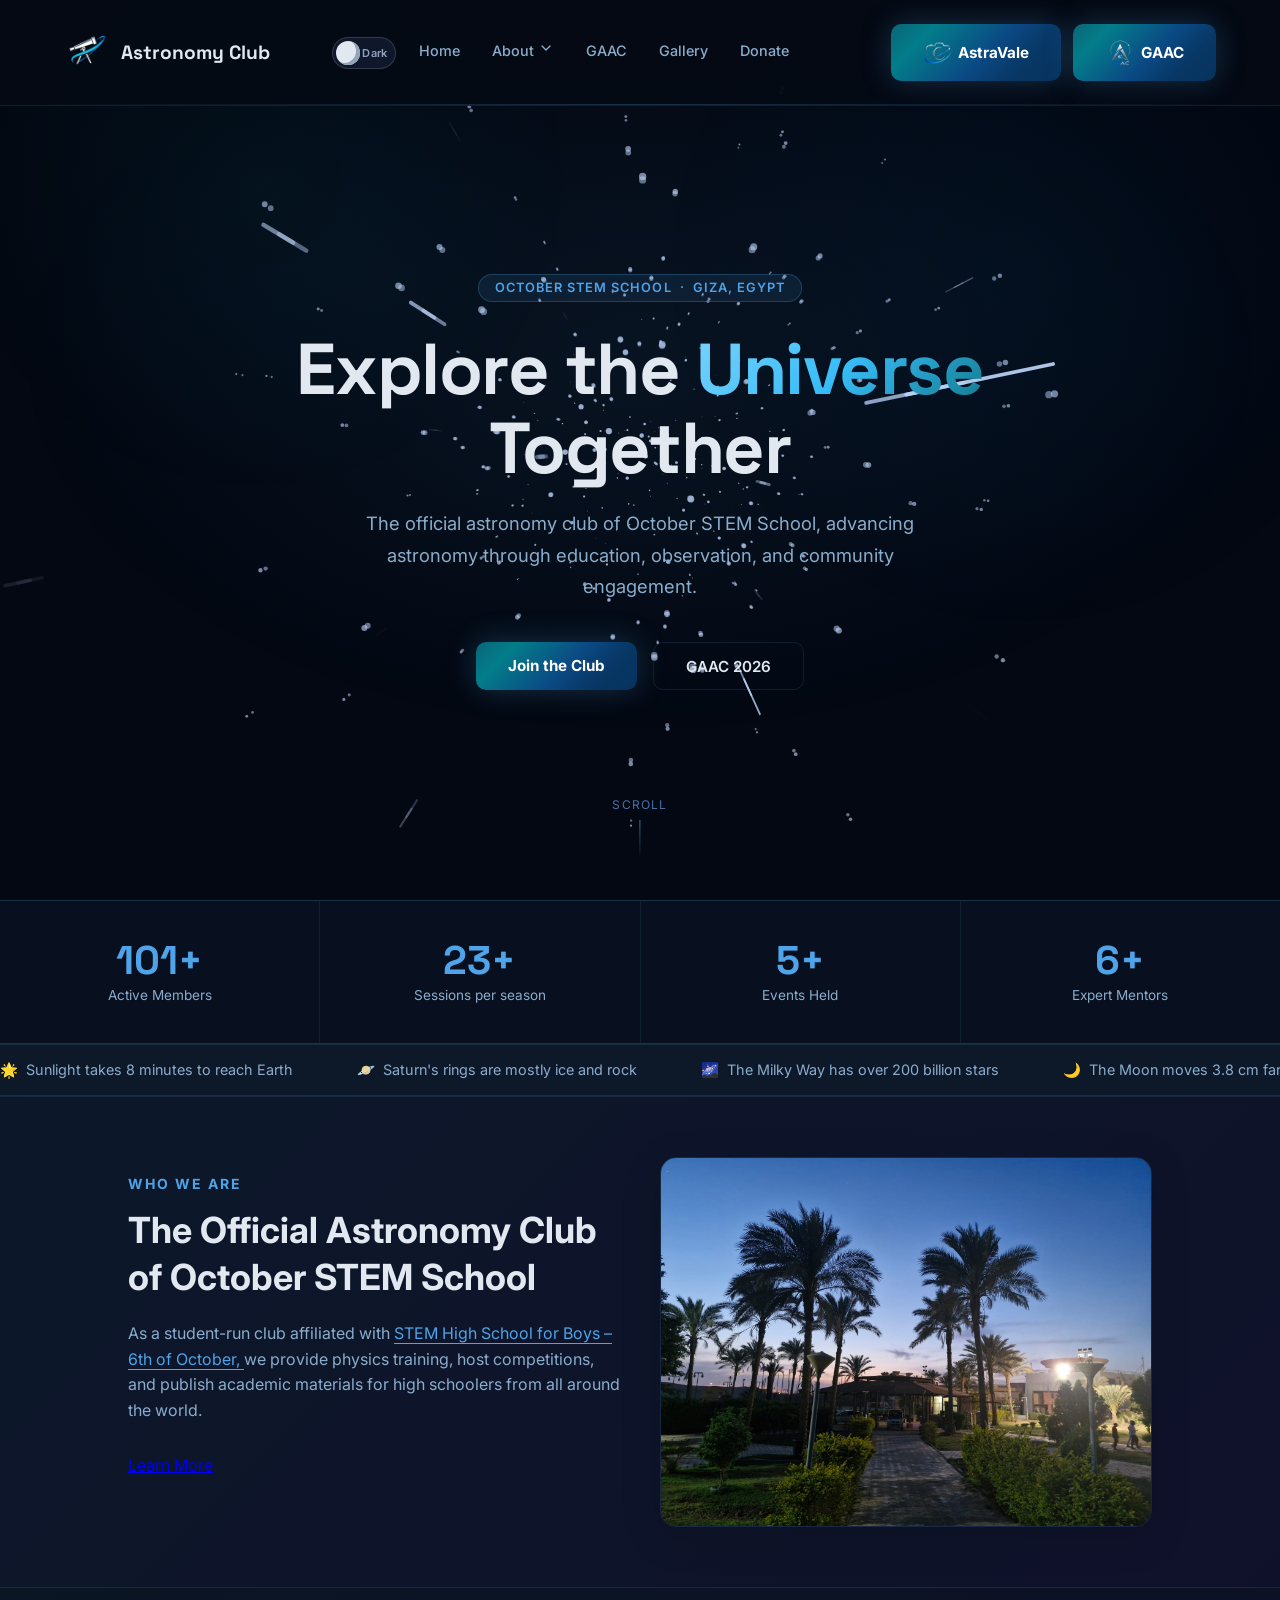
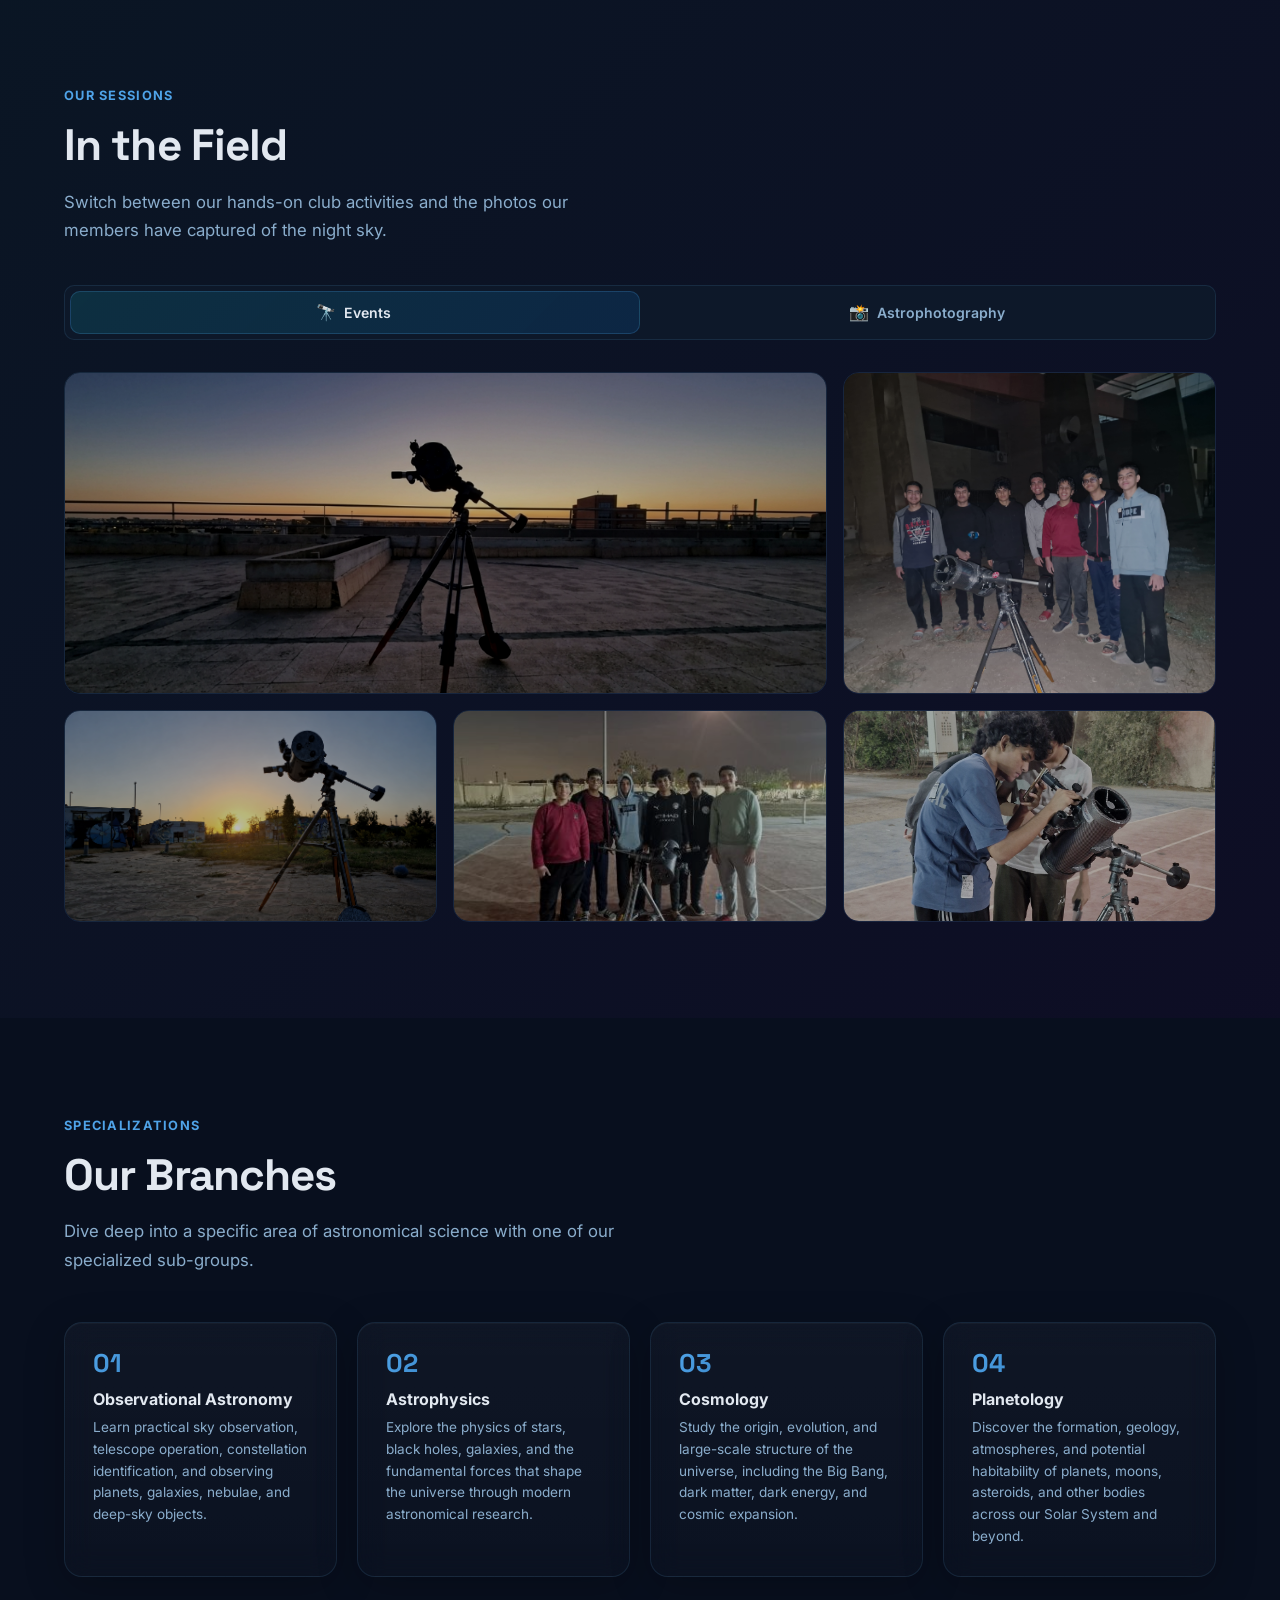
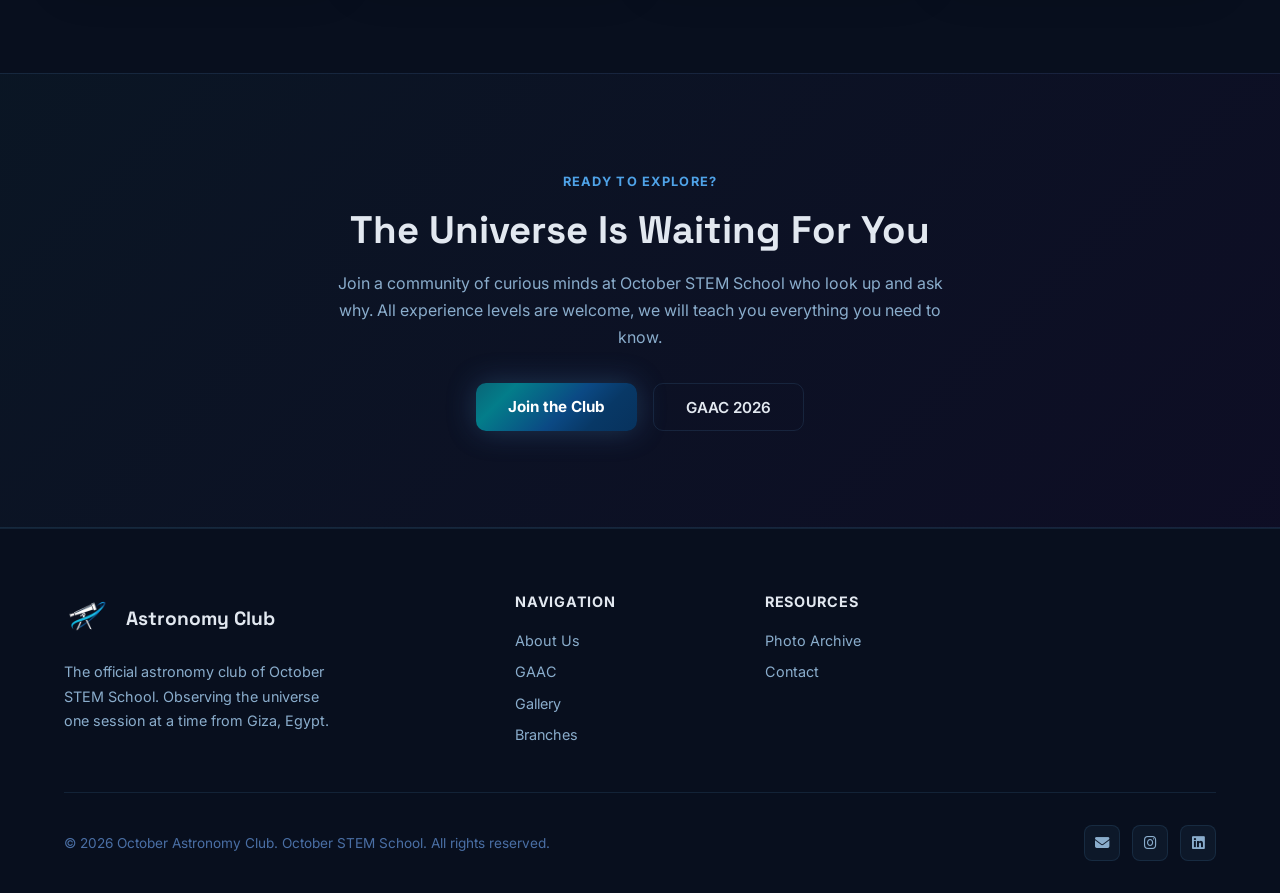
<file: index.html>
<!doctype html>
<html lang="en">
  <head>
    <meta charset="UTF-8" />
    <meta name="viewport" content="width=device-width, initial-scale=1.0" />
    <meta
      name="description"
      content="OCT Astronomy Club – October STEM School"
    />
    <meta property="og:type" content="website" />
    <meta property="og:title" content="OCT Astronomy Club" />
    <meta property="og:description" content="The official astronomy club of October STEM School, advancing astronomy through education, observation, and community engagement." />
    <meta property="og:image" content="https://raw.githubusercontent.com/youse7abib/astro-club/main/images/Club%20Logo%20Black%20BG.png" />
    <meta property="og:image:width" content="1200" />
    <meta property="og:image:height" content="630" />
    <meta name="twitter:card" content="summary_large_image" />
    <meta name="twitter:title" content="OCT Astronomy Club" />
    <meta name="twitter:description" content="The official astronomy club of October STEM School, advancing astronomy through education, observation, and community engagement." />
    <meta name="twitter:image" content="https://raw.githubusercontent.com/youse7abib/astro-club/main/images/Club%20Logo%20Black%20BG.png" />
    <title>OCT Astronomy Club – Home</title>
    <link rel="icon" type="image/png" href="favicon.png" />
    <link rel="preconnect" href="https://fonts.googleapis.com" />
    <link rel="preconnect" href="https://fonts.gstatic.com" crossorigin />
    <link
      href="https://fonts.googleapis.com/css2?family=Inter:wght@300;400;500;600;700;800;900&family=Space+Grotesk:wght@400;500;600;700&display=swap"
      rel="stylesheet"
    />
    <link
      rel="stylesheet"
      href="https://cdnjs.cloudflare.com/ajax/libs/font-awesome/6.7.2/css/all.min.css"
    />
    <link rel="stylesheet" href="css/style.css" />
    <script src="js/theme.js"></script>
    <style>
      #loading-overlay {
        position: fixed;
        inset: 0;
        z-index: 99999;
        background: #050a14;
        display: flex;
        flex-direction: column;
        align-items: center;
        justify-content: center;
        transition: opacity 0.5s cubic-bezier(0.4, 0, 0.2, 1), visibility 0.5s;
      }
      #loading-overlay.fade-out {
        opacity: 0;
        visibility: hidden;
      }
      #loading-overlay .loader-ring {
        position: relative;
        width: 120px;
        height: 120px;
        display: flex;
        align-items: center;
        justify-content: center;
      }
      #loading-overlay .loader-ring::before,
      #loading-overlay .loader-ring::after {
        content: "";
        position: absolute;
        border-radius: 50%;
        border: 2px solid transparent;
      }
      #loading-overlay .loader-ring::before {
        inset: -8px;
        border-top-color: rgba(79,163,232,0.6);
        border-right-color: rgba(79,163,232,0.15);
        animation: ringRotate 1.4s cubic-bezier(0.5, 0, 0.5, 1) infinite;
      }
      #loading-overlay .loader-ring::after {
        inset: -18px;
        border-bottom-color: rgba(124,58,237,0.4);
        border-left-color: rgba(124,58,237,0.08);
        animation: ringRotateReverse 1.8s cubic-bezier(0.5, 0, 0.5, 1) infinite;
      }
      @keyframes ringRotate {
        from { transform: rotate(0deg); }
        to { transform: rotate(360deg); }
      }
      @keyframes ringRotateReverse {
        from { transform: rotate(0deg); }
        to { transform: rotate(-360deg); }
      }
      #loading-overlay .loader-logo {
        width: 64px;
        height: 64px;
        animation: logoPulse 2s ease-in-out infinite;
        filter: drop-shadow(0 0 20px rgba(79,163,232,0.45));
      }
      @keyframes logoPulse {
        0%, 100% { transform: scale(1); filter: drop-shadow(0 0 12px rgba(79,163,232,0.3)); }
        50% { transform: scale(1.08); filter: drop-shadow(0 0 28px rgba(79,163,232,0.6)); }
      }
      #loading-overlay .loader-text {
        margin-top: 1.8rem;
        font-family: "Space Grotesk", sans-serif;
        font-size: 0.7rem;
        font-weight: 600;
        color: rgba(200,220,255,0.5);
        letter-spacing: 0.3em;
        text-transform: uppercase;
        animation: textFade 2s ease-in-out infinite;
      }
      @keyframes textFade {
        0%, 100% { opacity: 0.4; }
        50% { opacity: 1; }
      }
      #loading-overlay .loader-dots {
        display: flex;
        gap: 6px;
        margin-top: 1rem;
      }
      #loading-overlay .loader-dots span {
        width: 5px;
        height: 5px;
        border-radius: 50%;
        background: rgba(79,163,232,0.6);
        animation: dotBounce 1.2s ease-in-out infinite;
      }
      #loading-overlay .loader-dots span:nth-child(2) { animation-delay: 0.15s; }
      #loading-overlay .loader-dots span:nth-child(3) { animation-delay: 0.3s; }
      @keyframes dotBounce {
        0%, 80%, 100% { transform: scale(0.6); opacity: 0.3; }
        40% { transform: scale(1.2); opacity: 1; }
      }
      #loading-overlay .star-field {
        position: absolute;
        inset: 0;
        overflow: hidden;
        pointer-events: none;
      }
      #loading-overlay .star-field i {
        position: absolute;
        width: 2px;
        height: 2px;
        border-radius: 50%;
        background: rgba(200,220,255,0.7);
        animation: starTwinkle 2.5s ease-in-out infinite;
      }
      #loading-overlay .star-field i:nth-child(1) { top: 12%; left: 18%; animation-delay: 0s; }
      #loading-overlay .star-field i:nth-child(2) { top: 25%; left: 72%; animation-delay: 0.4s; width: 3px; height: 3px; }
      #loading-overlay .star-field i:nth-child(3) { top: 60%; left: 85%; animation-delay: 0.8s; }
      #loading-overlay .star-field i:nth-child(4) { top: 78%; left: 30%; animation-delay: 1.2s; width: 3px; height: 3px; }
      #loading-overlay .star-field i:nth-child(5) { top: 40%; left: 8%; animation-delay: 0.3s; }
      #loading-overlay .star-field i:nth-child(6) { top: 15%; left: 55%; animation-delay: 0.7s; width: 3px; height: 3px; }
      #loading-overlay .star-field i:nth-child(7) { top: 85%; left: 62%; animation-delay: 1.1s; }
      #loading-overlay .star-field i:nth-child(8) { top: 50%; left: 42%; animation-delay: 0.5s; width: 3px; height: 3px; }
      #loading-overlay .star-field i:nth-child(9) { top: 35%; left: 92%; animation-delay: 0.9s; }
      #loading-overlay .star-field i:nth-child(10) { top: 70%; left: 12%; animation-delay: 1.4s; width: 3px; height: 3px; }
      #loading-overlay .star-field i:nth-child(11) { top: 8%; left: 88%; animation-delay: 0.2s; }
      #loading-overlay .star-field i:nth-child(12) { top: 92%; left: 48%; animation-delay: 1.0s; }
      @keyframes starTwinkle {
        0%, 100% { opacity: 0.15; transform: scale(0.8); }
        50% { opacity: 1; transform: scale(1.3); }
      }
    </style>
  </head>
  <body>

    <div id="loading-overlay">
      <div class="star-field">
        <i></i><i></i><i></i><i></i><i></i><i></i><i></i><i></i><i></i><i></i><i></i><i></i>
      </div>
      <div class="loader-ring">
        <img class="loader-logo" src="images/Club_Logo_Black_BG-removebg-preview.png" alt="Loading" />
      </div>
      <div class="loader-text">Please wait</div>
      <div class="loader-dots">
        <span></span><span></span><span></span>
      </div>
    </div>

    <canvas id="stars-bg"></canvas>
    <canvas id="stars-bg-body"></canvas>

    <div id="navbar-placeholder"></div>

    <section class="hero">
      <div class="hero-content">
        <div class="hero-badge">
          October STEM School &nbsp;·&nbsp; Giza, Egypt
        </div>
        <h1>
          Explore the <span class="gradient">Universe</span><br />Together
        </h1>
        <p>
          The official astronomy club of October STEM School, 
          advancing astronomy through education, observation, and community engagement.
        </p>
        <div class="hero-btns">
          <a href="/join" class="btn-primary">Join the Club</a>
          <a href="https://gaac.stemastronomyclub.org/" class="btn-secondary" target="_blank">GAAC 2026</a>
        </div>
      </div>
      <div class="hero-scroll">Scroll</div>
    </section>

    <div class="stats">
      <div class="stat">
        <div class="stat-num" id="s1">0+</div>
        <div class="stat-label">Active Members</div>
      </div>
      <div class="stat">
        <div class="stat-num" id="s2">0+</div>
        <div class="stat-label">Sessions per season</div>
      </div>
      <div class="stat">
        <div class="stat-num" id="s3">0+</div>
        <div class="stat-label">Events Held</div>
      </div>
      <div class="stat">
        <div class="stat-num" id="s4">0+</div>
        <div class="stat-label">Expert Mentors</div>
      </div>
    </div>

    <div class="ticker-wrap">
      <div class="ticker-inner">
        <div class="ticker-item">
          <span>🌟</span>Sunlight takes 8 minutes to reach Earth
        </div>
        <div class="ticker-item">
          <span>🪐</span>Saturn's rings are mostly ice and rock
        </div>
        <div class="ticker-item">
          <span>🌌</span>The Milky Way has over 200 billion stars
        </div>
        <div class="ticker-item">
          <span>🌙</span>The Moon moves 3.8 cm farther away each year
        </div>
        <div class="ticker-item">
          <span>⭐</span>A neutron star can spin 600 times per second
        </div>
        <div class="ticker-item">
          <span>🔭</span>The observable universe spans 93 billion light-years
        </div>
        <div class="ticker-item">
          <span>☀️</span>The Sun is 99.86% of the solar system's mass
        </div>
        <div class="ticker-item">
          <span>🌟</span>Sunlight takes 8 minutes to reach Earth
        </div>
        <div class="ticker-item">
          <span>🪐</span>Saturn's rings are mostly ice and rock
        </div>
        <div class="ticker-item">
          <span>🌌</span>The Milky Way has over 200 billion stars
        </div>
        <div class="ticker-item">
          <span>🌙</span>The Moon moves 3.8 cm farther away each year
        </div>
        <div class="ticker-item">
          <span>⭐</span>A neutron star can spin 600 times per second
        </div>
        <div class="ticker-item">
          <span>🔭</span>The observable universe spans 93 billion light-years
        </div>
        <div class="ticker-item">
          <span>☀️</span>The Sun is 99.86% of the solar system's mass
        </div>
      </div>
    </div>

    <section class="octSchool">
      <div class="octSchoolAbout">
        <h4 style="color: var(--accent)">Who we are</h4>
        <h1>The Official Astronomy Club of October STEM School</h1>
        <p>
          As a student-run club affiliated with 
          <span><a href="https://stemegypt.net">STEM High School for Boys – 6th of October, </a></span>
          we provide physics training, host competitions, and publish academic materials for high schoolers from all around the world.
        </p>
        <p><a href="/about">Learn More</a></p>
      </div>
      <div class="octSchoolImg">
        <img src="images/octLogo2.jpeg" alt="October STEM School" loading="lazy" />
      </div>
    </section>

    <section id="gallery">
      <div style="max-width: 1200px; margin: 0 auto 2.5rem">
        <div class="section-tag">Our Sessions</div>
        <h2 class="section-title">In the Field</h2>
        <p class="section-subtitle">
          Switch between our hands-on club activities and the photos our members
          have captured of the night sky.
        </p>
      </div>

      <div class="gallery-tabs" style="max-width: 1200px; margin: 0 auto 2rem">
        <button class="gtab active" data-tab="workshops">
          <span class="gtab-icon">🔭</span> Events
        </button>
        <button class="gtab" data-tab="astrophoto">
          <span class="gtab-icon">📸</span> Astrophotography
        </button>
        <div class="gtab-indicator"></div>
      </div>

      <div class="gallery-viewport">
        <div class="gallery-panel active" id="panel-workshops">
          <div class="gallery-grid">
            <div class="gallery-item">
              <div class="g-img" style="background: linear-gradient(135deg, #0a1528, #111e33)">
                <img src="images/sunset-clean.png" alt="Ramadan Crescent Detection" loading="lazy" />
              </div>
              <div class="g-overlay"><span>🌙 Ramadan Crescent Detection</span></div>
            </div>
            <div class="gallery-item">
              <div class="g-img" style="background: linear-gradient(135deg, #111e33, #1a0a2e)">
                <img src="images/Field session.jpg" alt="Learning Telescope Mechanism" loading="lazy" />
              </div>
              <div class="g-overlay"><span>🔭 Learning Telescope Mechanism Session</span></div>
            </div>
            <div class="gallery-item">
              <div class="g-img" style="background: linear-gradient(135deg, #0a1528, #0d2044)">
                <img src="images/sunset2.png" alt="Rooftop Observation Session at Sunset" loading="lazy" />
              </div>
              <div class="g-overlay"><span>🌇 Sunset Observation</span></div>
            </div>
            <div class="gallery-item">
              <div class="g-img" style="background: linear-gradient(135deg, #111e33, #0a1528)">
                <img src="images/Astro session.jpg" alt="Club Members Night Session" loading="lazy" />
              </div>
              <div class="g-overlay"><span>🌕 Full Moon Observation Session</span></div>
            </div>
            <div class="gallery-item">
              <div class="g-img" style="background: linear-gradient(135deg, #1a0a2e, #0a1528)">
                <img src="images/stargazing.jpg" alt="Red Moon Observation" loading="lazy" />
              </div>
              <div class="g-overlay"><span>📍 Red Moon Observation Session</span></div>
            </div>
          </div>
        </div>

        <div class="gallery-panel" id="panel-astrophoto">
          <div class="gallery-grid astrophoto-grid">
            <div class="gallery-item">
              <div class="g-img" style="background: linear-gradient(135deg, #050a14, #0a1020)">
                <img src="images/moonSurface2.jpeg" alt="Lunar Surface" loading="lazy" />
              </div>
              <div class="g-overlay"><span>Lunar Surface</span></div>
            </div>
            <div class="gallery-item">
              <div class="g-img" style="background: linear-gradient(135deg, #08101e, #050a14)">
                <img src="images/MilkyWay.jpeg" alt="Milky Way Galaxy" loading="lazy" />
              </div>
              <div class="g-overlay"><span>Milky Way Galaxy</span></div>
            </div>
            <div class="gallery-item">
              <div class="g-img" style="background: linear-gradient(135deg, #050a14, #0d0820)">
                <img src="images/jupiter.jpeg" alt="Jupiter" loading="lazy" />
              </div>
              <div class="g-overlay"><span>Jupiter</span></div>
            </div>
            <div class="gallery-item">
              <div class="g-img" style="background: linear-gradient(135deg, #080f1e, #050a14)">
                <img src="images/saturn.jpeg" alt="Saturn" loading="lazy" />
              </div>
              <div class="g-overlay"><span>Saturn</span></div>
            </div>
            <div class="gallery-item">
              <div class="g-img" style="background: linear-gradient(135deg, #050a14, #0a1528)">
                <img src="images/lunar eclipse-clean.png" alt="Lunar Eclipse" loading="lazy" />
              </div>
              <div class="g-overlay"><span>Lunar Eclipse</span></div>
            </div>
          </div>
        </div>
      </div>
    </section>

    <section id="branches" class="branches-bg">
      <div style="max-width: 1200px; margin: 0 auto 0">
        <div class="section-tag">Specializations</div>
        <h2 class="section-title">Our Branches</h2>
        <p class="section-subtitle">
          Dive deep into a specific area of astronomical science with one of our
          specialized sub-groups.
        </p>
      </div>
      <div class="branches-grid">
        <div class="branch-card">
          <div class="branch-num">01</div>
          <h3>Observational Astronomy</h3>
          <p>
            Learn practical sky observation, telescope operation, constellation
            identification, and observing planets, galaxies, nebulae, and deep-sky
            objects.
          </p>
        </div>

        <div class="branch-card">
          <div class="branch-num">02</div>
          <h3>Astrophysics</h3>
          <p>
            Explore the physics of stars, black holes, galaxies, and the fundamental
            forces that shape the universe through modern astronomical research.
          </p>
        </div>

        <div class="branch-card">
          <div class="branch-num">03</div>
          <h3>Cosmology</h3>
          <p>
            Study the origin, evolution, and large-scale structure of the universe,
            including the Big Bang, dark matter, dark energy, and cosmic expansion.
          </p>
        </div>

        <div class="branch-card">
          <div class="branch-num">04</div>
          <h3>Planetology</h3>
          <p>
            Discover the formation, geology, atmospheres, and potential habitability of
            planets, moons, asteroids, and other bodies across our Solar System and
            beyond.
          </p>
        </div>
      </div>
    </section>

    <section class="cta-section">
      <div class="cta-inner">
        <div class="section-tag" style="justify-content: center">
          Ready to Explore?
        </div>
        <h2>The Universe Is Waiting For You</h2>
        <p>
          Join a community of curious minds at October STEM School who look up
          and ask why. All experience levels are welcome, we will teach you
          everything you need to know.
        </p>
        <div class="cta-btns">
          <a href="/join" class="btn-primary">Join the Club</a>
          <a href="https://gaac.stemastronomyclub.org/" class="btn-secondary" target="_blank">GAAC 2026</a>
        </div>
      </div>
    </section>

    <div id="footer-placeholder"></div>

    <script src="js/components.js"></script>
    <script src="js/main.js"></script>
    <script>
      window.addEventListener("load", function() {
        var overlay = document.getElementById("loading-overlay");
        if (overlay) {
          setTimeout(function() {
            overlay.classList.add("fade-out");
            setTimeout(function() { overlay.remove(); }, 500);
          }, 800);
        }
      });
    </script>
  </body>
</html>
</file>
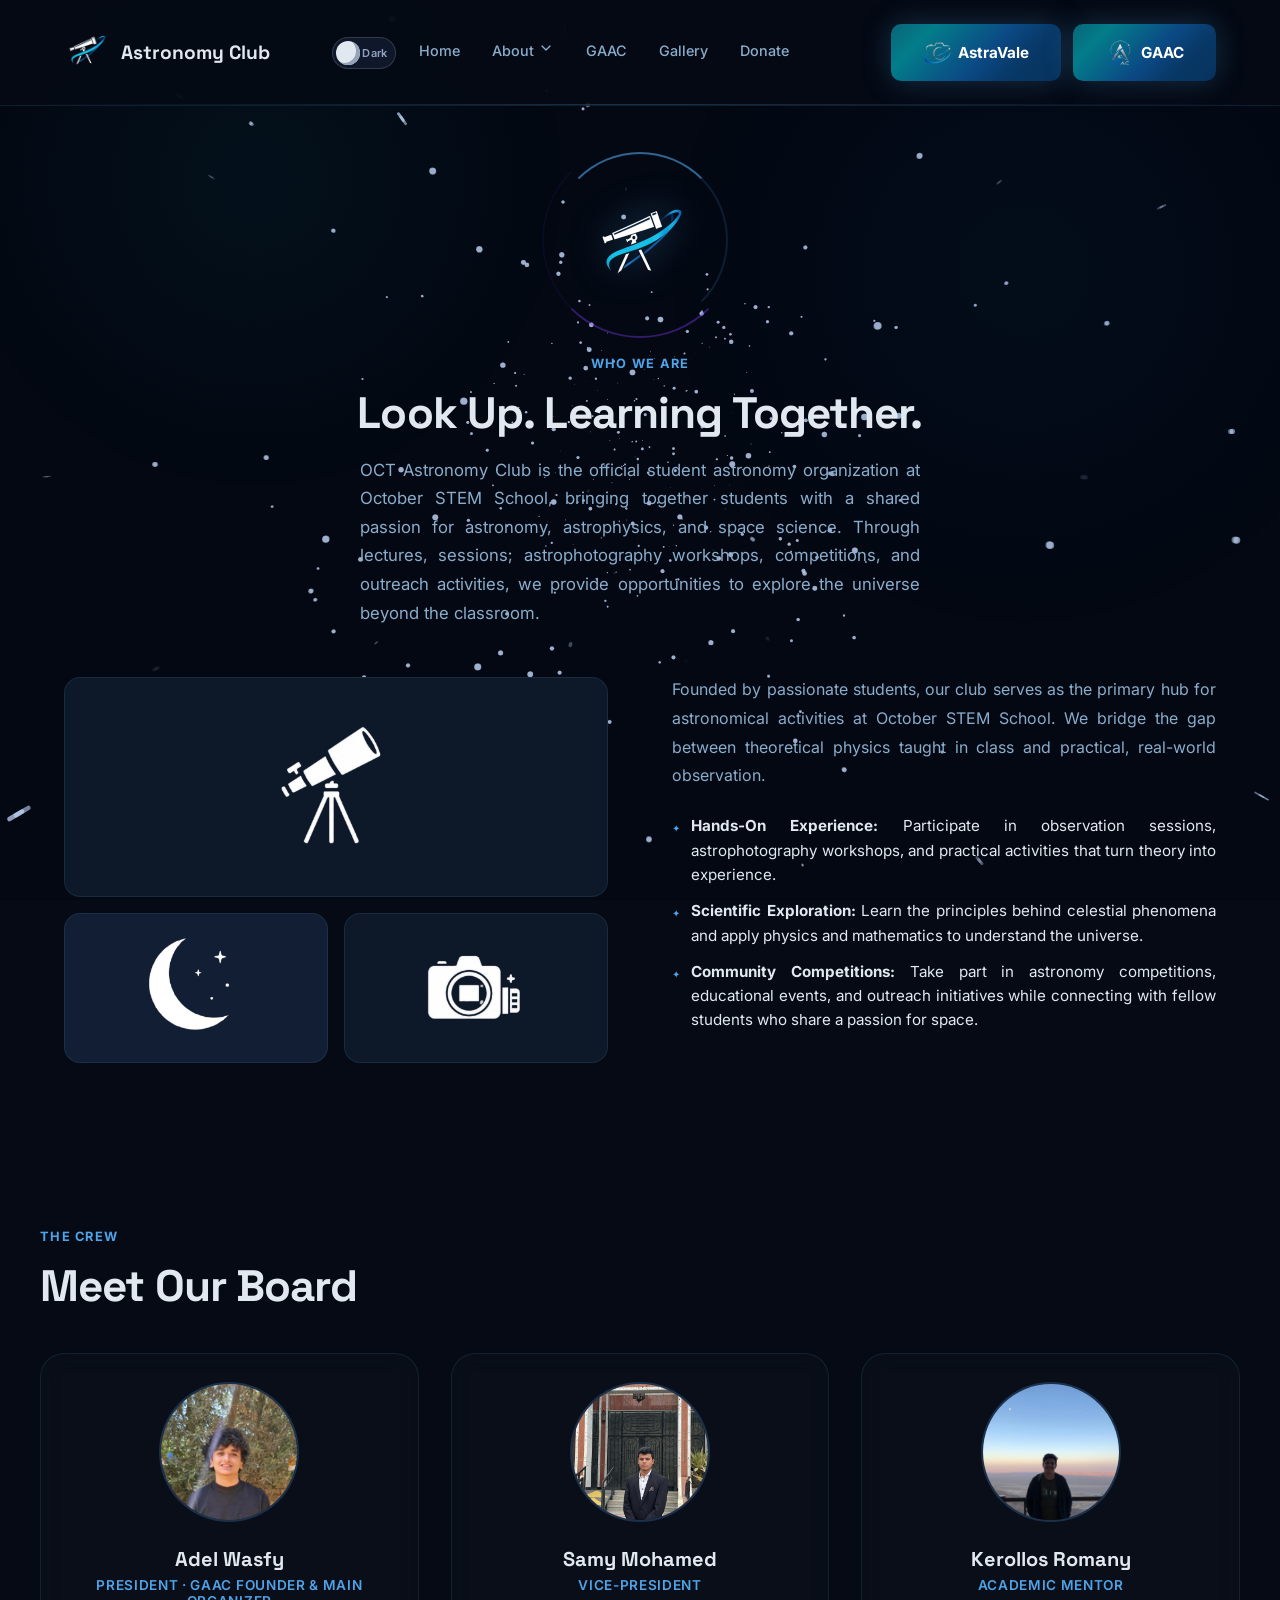
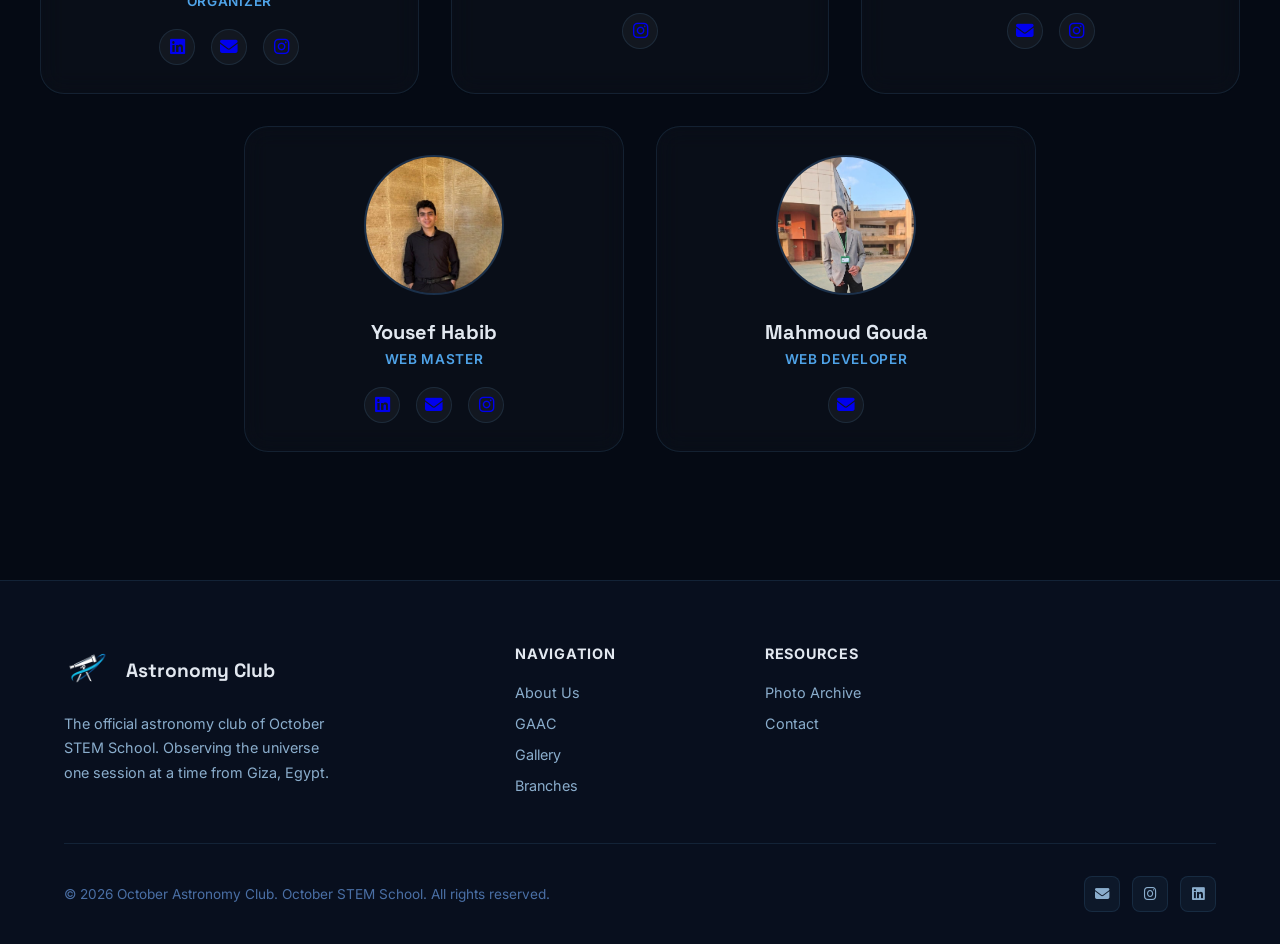
<file: about.html>
<!doctype html>
<html lang="en">

<head>
  <meta charset="UTF-8" />
  <meta name="viewport" content="width=device-width, initial-scale=1.0" />
  <meta name="description" content="About OCT Astronomy Club" />
  <title>About Us – OCT Astronomy Club</title>
  <link rel="icon" type="image/png" href="favicon.png" />
  <link rel="preconnect" href="https://fonts.googleapis.com" />
  <link rel="preconnect" href="https://fonts.gstatic.com" crossorigin />
  <link
    href="https://fonts.googleapis.com/css2?family=Inter:wght@300;400;500;600;700;800;900&family=Space+Grotesk:wght@400;500;600;700&display=swap"
    rel="stylesheet" />
  <link rel="stylesheet" href="https://cdnjs.cloudflare.com/ajax/libs/font-awesome/6.7.2/css/all.min.css" />
  <link rel="stylesheet" href="css/style.css" />
  <script src="js/theme.js"></script>
</head>

<body>

  <canvas id="stars-bg"></canvas>

  <div id="navbar-placeholder"></div>

  <section id="about" style="padding-top: 10rem;">
    <div style="max-width: 1200px; margin: 0 auto; text-align: center;">
      <div class="about-header-logo" style="margin-bottom: 2rem;">
        <div class="about-header-spinner">
          <img src="images/Club_Logo_Black_BG-removebg-preview.png" alt="Astronomy Club" />
        </div>
      </div>
      <div class="section-tag" style="justify-content: center;">Who We Are</div>
      <h2 class="section-title">Look Up. Learning Together.</h2>
      <p class="section-subtitle" style="margin-left: auto; margin-right: auto; text-align: justify;">
        OCT Astronomy Club is the official student astronomy organization at October STEM School, bringing together students with a shared passion for astronomy, astrophysics, and space science. Through lectures, sessions, astrophotography workshops, competitions, and outreach activities, we provide opportunities to explore the universe beyond the classroom.
      </p>
    </div>
    <div class="about-grid">
      <div class="about-imgs">
        <div class="aimg tall">
          <img src="./images/aboutphoto1.png" alt="Observation Nights" loading="lazy">
          <div class="aimg-overlay">
            <p>Observation Nights</p>
          </div>
        </div>
        <div class="aimg short" style="background: var(--surface2)">
          <img src="./images/aboutphoto2.png" alt="Crescent Tracking" loading="lazy">
          <div class="aimg-overlay">
            <p>Crescent Tracking</p>
          </div>
        </div>
        <div class="aimg short">
          <img src="./images/about3.png" alt="Astrophotography" loading="lazy">
          <div class="aimg-overlay">
            <p>Astrophotography</p>
          </div>
        </div>
      </div>
      <div class="about-text" style="text-align: justify;">
        <p>
          Founded by passionate students, our club serves as the primary hub
          for astronomical activities at October STEM School. We bridge the
          gap between theoretical physics taught in class and practical,
          real-world observation.
        </p>
        <ul class="feature-list">
          <li>
            <strong>Hands-On Experience:</strong> Participate in observation sessions, astrophotography workshops, and practical activities that turn theory into experience.
          </li>
          <li>
            <strong>Scientific Exploration:</strong> Learn the principles behind celestial phenomena and apply physics and mathematics to understand the universe.
          </li>
          <li>
            <strong>Community Competitions:</strong> Take part in astronomy competitions, educational events, and outreach initiatives while connecting with fellow students who share a passion for space.
          </li>
        </ul>
      </div>
    </div>
  </section>

  <section class="board-section" style="padding: 4rem 0 8rem;">
    <div style="max-width: 1200px; margin: 0 auto">
      <div class="section-tag">The Crew</div>
      <h2 class="section-title" style="margin-bottom: 2.5rem;">Meet Our Board</h2>

      <div class="board-grid">
        <div class="board-card">
          <div class="member-img-wrapper">
            <img src="images/board/adel2.jpeg" alt="Adel Wasfy" class="member-img" loading="lazy">
          </div>
          <div class="member-info">
            <h4 class="member-name">Adel Wasfy</h4>
            <span class="member-role">President · GAAC Founder & Main Organizer</span>
            <div class="member-socials">
              <a href="https://www.linkedin.com/in/adel-wasfy-37928729a/" target="_blank" title="LinkedIn">
                <i class="fa-brands fa-linkedin"></i>
              </a>
              <a href="mailto:adilwasfy5096@gmail.com" target="_blank" title="Mail">
                <i class="fa-solid fa-envelope"></i>
              </a>
              <a href="https://www.instagram.com/wasfy_77" target="_blank" title="Instagram">
                <i class="fa-brands fa-instagram"></i>
              </a>
            </div>
          </div>
        </div>

        <div class="board-card">
          <div class="member-img-wrapper">
            <img src="images/board/samy.jpeg" alt="Samy Mohamed" class="member-img" loading="lazy">
          </div>
          <div class="member-info">
            <h4 class="member-name">Samy Mohamed</h4>
            <span class="member-role">Vice-President</span>
            <div class="member-socials">
              <a href="https://www.instagram.com/samy_0__0" target="_blank" title="Instagram">
                <i class="fa-brands fa-instagram"></i>
              </a>
            </div>
          </div>
        </div>

        <div class="board-card">
          <div class="member-img-wrapper">
            <img src="images/board/kero.jpeg" alt="Kerollos Romany" class="member-img" loading="lazy">
          </div>
          <div class="member-info">
            <h4 class="member-name">Kerollos Romany</h4>
            <span class="member-role">Academic Mentor</span>
            <div class="member-socials">
              <a href="mailto:kerooromany816@gmail.com" target="_blank" title="Mail">
                <i class="fa-solid fa-envelope"></i>
              </a>
              <a href="https://www.instagram.com/kerollos7832" target="_blank" title="Instagram">
                <i class="fa-brands fa-instagram"></i>
              </a>
            </div>
          </div>
        </div>

        <div class="board-card">
          <div class="member-img-wrapper">
            <img src="images/board/habib.jpg" alt="Yousef Habib" class="member-img" loading="lazy">
          </div>
          <div class="member-info">
            <h4 class="member-name">Yousef Habib</h4>
            <span class="member-role">Web Master</span>
            <div class="member-socials">
              <a href="https://www.linkedin.com/in/usef-7abib" target="_blank" title="LinkedIn">
                <i class="fa-brands fa-linkedin"></i>
              </a>
              <a href="mailto:yousef7abib2008@gmail.com" target="_blank" title="Mail">
                <i class="fa-solid fa-envelope"></i>
              </a>
              <a href="https://www.instagram.com/yousef_7abib8" target="_blank" title="Instagram">
                <i class="fa-brands fa-instagram"></i>
              </a>
            </div>
          </div>
        </div>

        <div class="board-card">
          <div class="member-img-wrapper">
            <img src="images/board/gouda.jpeg" alt="Mahmoud Gouda" class="member-img" loading="lazy">
          </div>
          <div class="member-info">
            <h4 class="member-name">Mahmoud Gouda</h4>
            <span class="member-role">Web Developer</span>
            <div class="member-socials">
              <a href="mailto:mahmoudgouda737@gmail.com" target="_blank" title="Mail">
                <i class="fa-solid fa-envelope"></i>
              </a>
            </div>
          </div>
        </div>
      </div>
    </div>
  </section>

  <div id="footer-placeholder"></div>

  <script src="js/components.js"></script>
  <script src="js/main.js"></script>
</body>

</html>
</file>
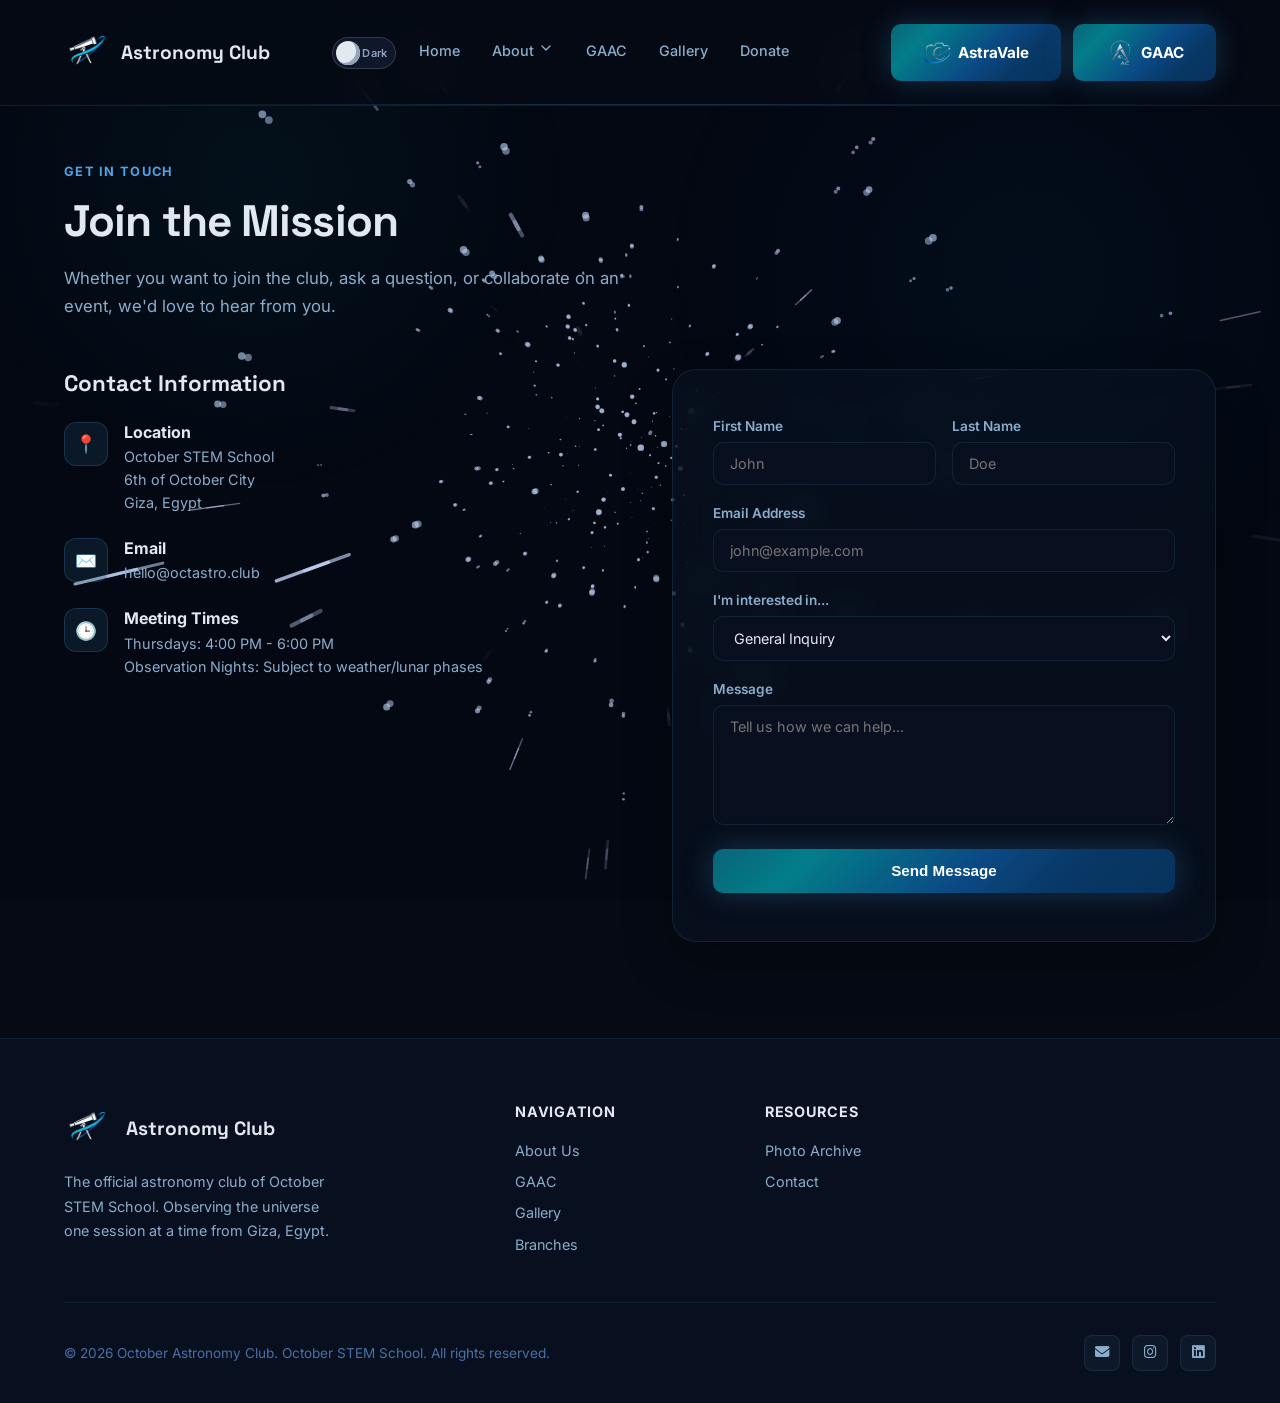
<file: contact.html>
<!doctype html>
<html lang="en">
  <head>
    <meta charset="UTF-8" />
    <meta name="viewport" content="width=device-width, initial-scale=1.0" />
    <meta name="description" content="Contact OCT Astronomy Club" />
    <title>Contact Us – OCT Astronomy Club</title>
    <link rel="icon" type="image/png" href="favicon.png" />
    <link rel="preconnect" href="https://fonts.googleapis.com" />
    <link rel="preconnect" href="https://fonts.gstatic.com" crossorigin />
    <link
      href="https://fonts.googleapis.com/css2?family=Inter:wght@300;400;500;600;700;800;900&family=Space+Grotesk:wght@400;500;600;700&display=swap"
      rel="stylesheet"
    />
    <link rel="stylesheet" href="https://cdnjs.cloudflare.com/ajax/libs/font-awesome/6.7.2/css/all.min.css" />
    <link rel="stylesheet" href="css/style.css" />
    <script src="js/theme.js"></script>
  </head>
  <body>

    <canvas id="stars-bg"></canvas>

    <div id="navbar-placeholder"></div>

    <section id="contact" style="padding-top: 10rem; min-height: 100vh">
      <div style="max-width: 1200px; margin: 0 auto">
        <div class="section-tag">Get in Touch</div>
        <h2 class="section-title">Join the Mission</h2>
        <p class="section-subtitle">
          Whether you want to join the club, ask a question, or collaborate on
          an event, we'd love to hear from you.
        </p>
      </div>
      <div class="contact-grid">
        <div class="contact-info">
          <h3>Contact Information</h3>
          <div class="contact-item">
            <div class="contact-icon">📍</div>
            <div>
              <strong>Location</strong>
              <p>
                October STEM School<br />6th of October City<br />Giza, Egypt
              </p>
            </div>
          </div>
          <div class="contact-item">
            <div class="contact-icon">✉️</div>
            <div>
              <strong>Email</strong>
              <p>hello@octastro.club</p>
            </div>
          </div>
          <div class="contact-item">
            <div class="contact-icon">🕒</div>
            <div>
              <strong>Meeting Times</strong>
              <p>
                Thursdays: 4:00 PM - 6:00 PM<br />Observation Nights: Subject to
                weather/lunar phases
              </p>
            </div>
          </div>
        </div>

        <div class="contact-form">
          <form
            onsubmit="
              event.preventDefault();
              alert('Message sent successfully! (This is a demo)');
            "
          >
            <div class="form-row">
              <div class="form-group">
                <label>First Name</label>
                <input type="text" placeholder="John" required />
              </div>
              <div class="form-group">
                <label>Last Name</label>
                <input type="text" placeholder="Doe" required />
              </div>
            </div>
            <div class="form-group">
              <label>Email Address</label>
              <input type="email" placeholder="john@example.com" required />
            </div>
            <div class="form-group">
              <label>I'm interested in...</label>
              <select>
                <option>General Inquiry</option>
                <option>Event Collaboration</option>
              </select>
            </div>
            <div class="form-group">
              <label>Message</label>
              <textarea
                placeholder="Tell us how we can help..."
                required
              ></textarea>
            </div>
            <button type="submit" class="btn-primary" style="width: 100%">
              Send Message
            </button>
          </form>
        </div>
      </div>
    </section>

    <div id="footer-placeholder"></div>

    <script src="js/components.js"></script>
    <script src="js/main.js"></script>
  </body>
</html>
</file>
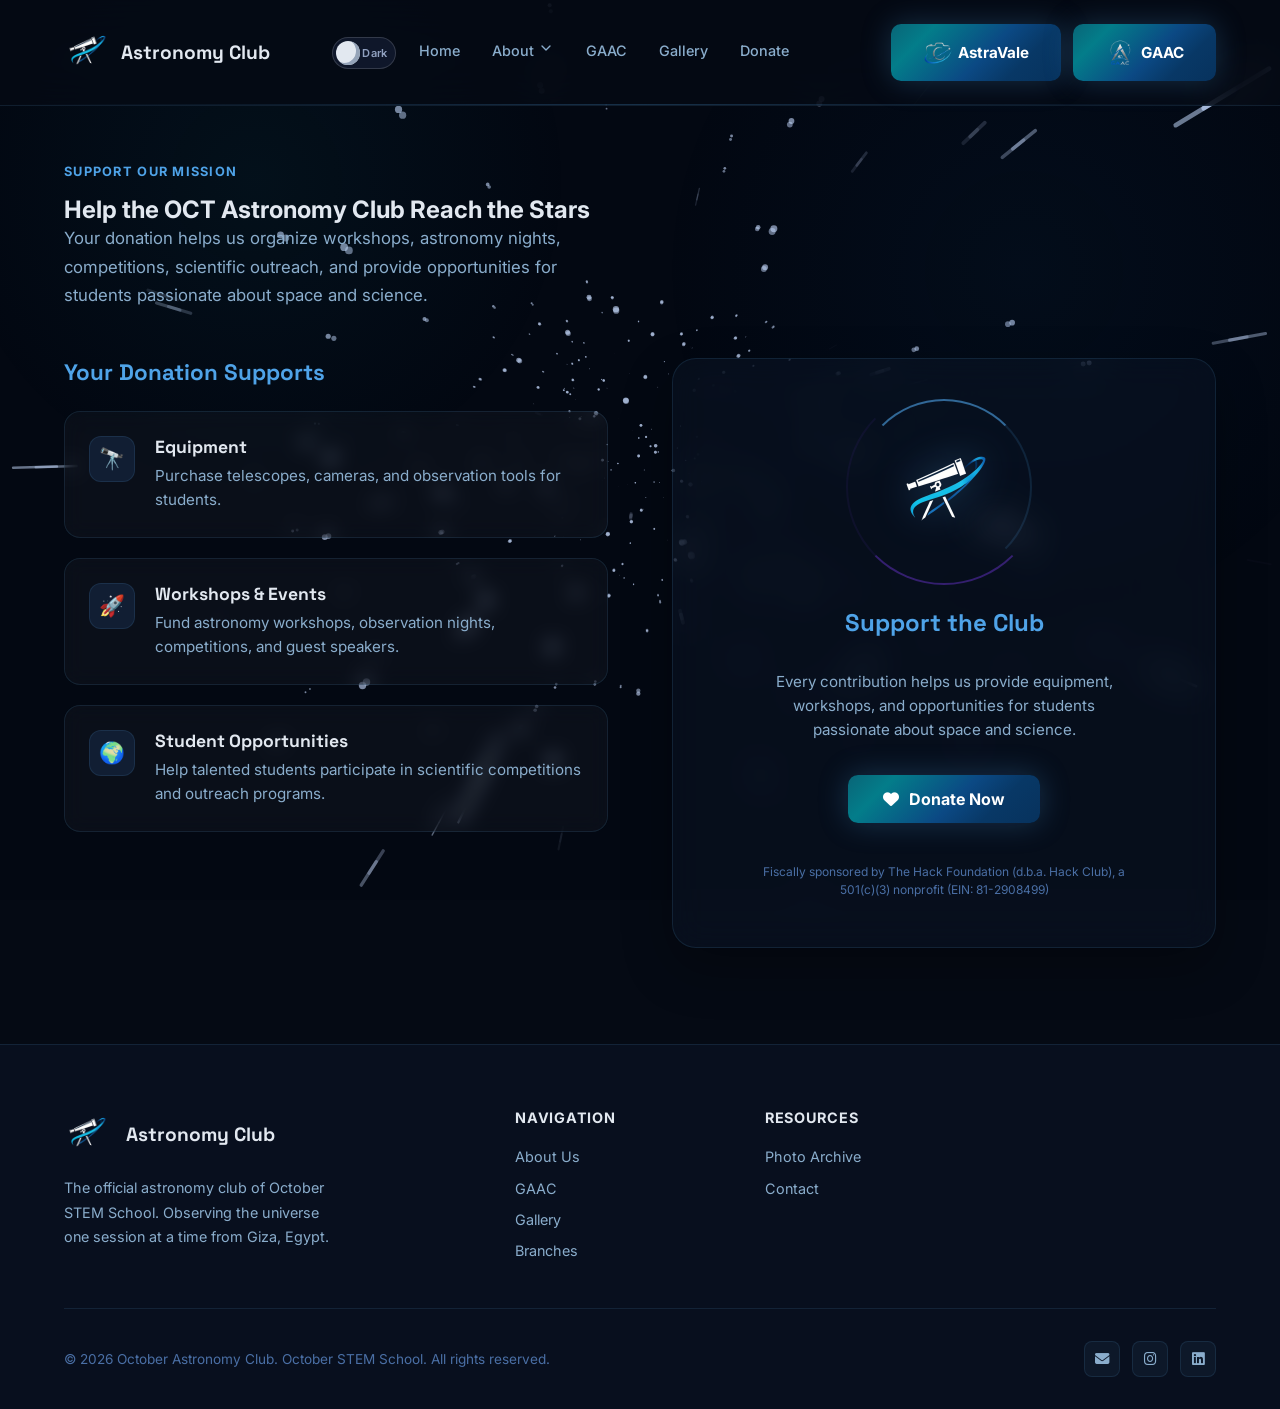
<file: donate.html>
<!doctype html>
<html lang="en">
  <head>
    <meta charset="UTF-8" />
    <meta name="viewport" content="width=device-width, initial-scale=1.0" />
    <meta name="description" content="Support OCT Astronomy Club" />
    <title>Donate – OCT Astronomy Club</title>
    <link rel="icon" type="image/png" href="favicon.png" />
    <link rel="preconnect" href="https://fonts.googleapis.com" />
    <link rel="preconnect" href="https://fonts.gstatic.com" crossorigin />
    <link
      href="https://fonts.googleapis.com/css2?family=Inter:wght@300;400;500;600;700;800;900&family=Space+Grotesk:wght@400;500;600;700&display=swap"
      rel="stylesheet"
    />
    <link rel="stylesheet" href="https://cdnjs.cloudflare.com/ajax/libs/font-awesome/6.7.2/css/all.min.css" />
    <link rel="stylesheet" href="css/style.css" />
    <script src="js/theme.js"></script>
  </head>

  <body>
    <canvas id="stars-bg"></canvas>

    <div id="navbar-placeholder"></div>

    <section class="donate-page" style="padding-top: 10rem; min-height: 100vh">
      <div style="max-width: 1200px; margin: 0 auto">
        <div class="section-tag">Support Our Mission</div>

        <h1 class="section-title">
          Help the OCT Astronomy Club Reach the Stars
        </h1>

        <p class="section-subtitle">
          Your donation helps us organize workshops, astronomy nights,
          competitions, scientific outreach, and provide opportunities for
          students passionate about space and science.
        </p>
      </div>

      <div class="contact-grid">
        <div class="contact-info">
          <h3 class="info-title">Your Donation Supports</h3>

          <div class="join-card">
            <div class="join-card__icon">🔭</div>

            <div class="join-card__content">
              <strong>Equipment</strong>
              <p>
                Purchase telescopes, cameras, and observation tools for
                students.
              </p>
            </div>
          </div>

          <div class="join-card">
            <div class="join-card__icon">🚀</div>

            <div class="join-card__content">
              <strong>Workshops & Events</strong>
              <p>
                Fund astronomy workshops, observation nights, competitions, and
                guest speakers.
              </p>
            </div>
          </div>

          <div class="join-card">
            <div class="join-card__icon">🌍</div>

            <div class="join-card__content">
              <strong>Student Opportunities</strong>
              <p>
                Help talented students participate in scientific competitions
                and outreach programs.
              </p>
            </div>
          </div>
        </div>

        <div class="contact-form" style="display: flex; flex-direction: column; align-items: center; justify-content: center; text-align: center; gap: 2rem; padding: 3rem 2rem;">
          <div class="about-header-spinner" style="margin-bottom: 0.5rem;">
            <img src="images/Club_Logo_Black_BG-removebg-preview.png" alt="Astronomy Club" />
          </div>

          <h3 class="info-title" style="margin: 0;">Support the Club</h3>

          <p style="color: var(--text-muted); font-size: 0.95rem; line-height: 1.6; max-width: 360px;">
            Every contribution helps us provide equipment, workshops, and opportunities for students passionate about space and science.
          </p>

          <a href="https://hcb.hackclub.com/donations/start/stem-october-astronomy-club"
             class="btn-primary"
             target="_blank"
             style="display: inline-flex; align-items: center; gap: 0.6rem; padding: 0.9rem 2.2rem; font-size: 1rem; text-decoration: none;">
            <i class="fa-solid fa-heart"></i>
            Donate Now
          </a>

          <p style="color: var(--text-dim); font-size: 0.75rem; line-height: 1.5; max-width: 380px; margin-top: 0.5rem;">
            Fiscally sponsored by The Hack Foundation (d.b.a. Hack Club), a 501(c)(3) nonprofit (EIN: 81-2908499)
          </p>
        </div>
      </div>
    </section>

    <div id="footer-placeholder"></div>

    <script src="js/components.js"></script>
    <script src="js/main.js"></script>
  </body>
</html>
</file>
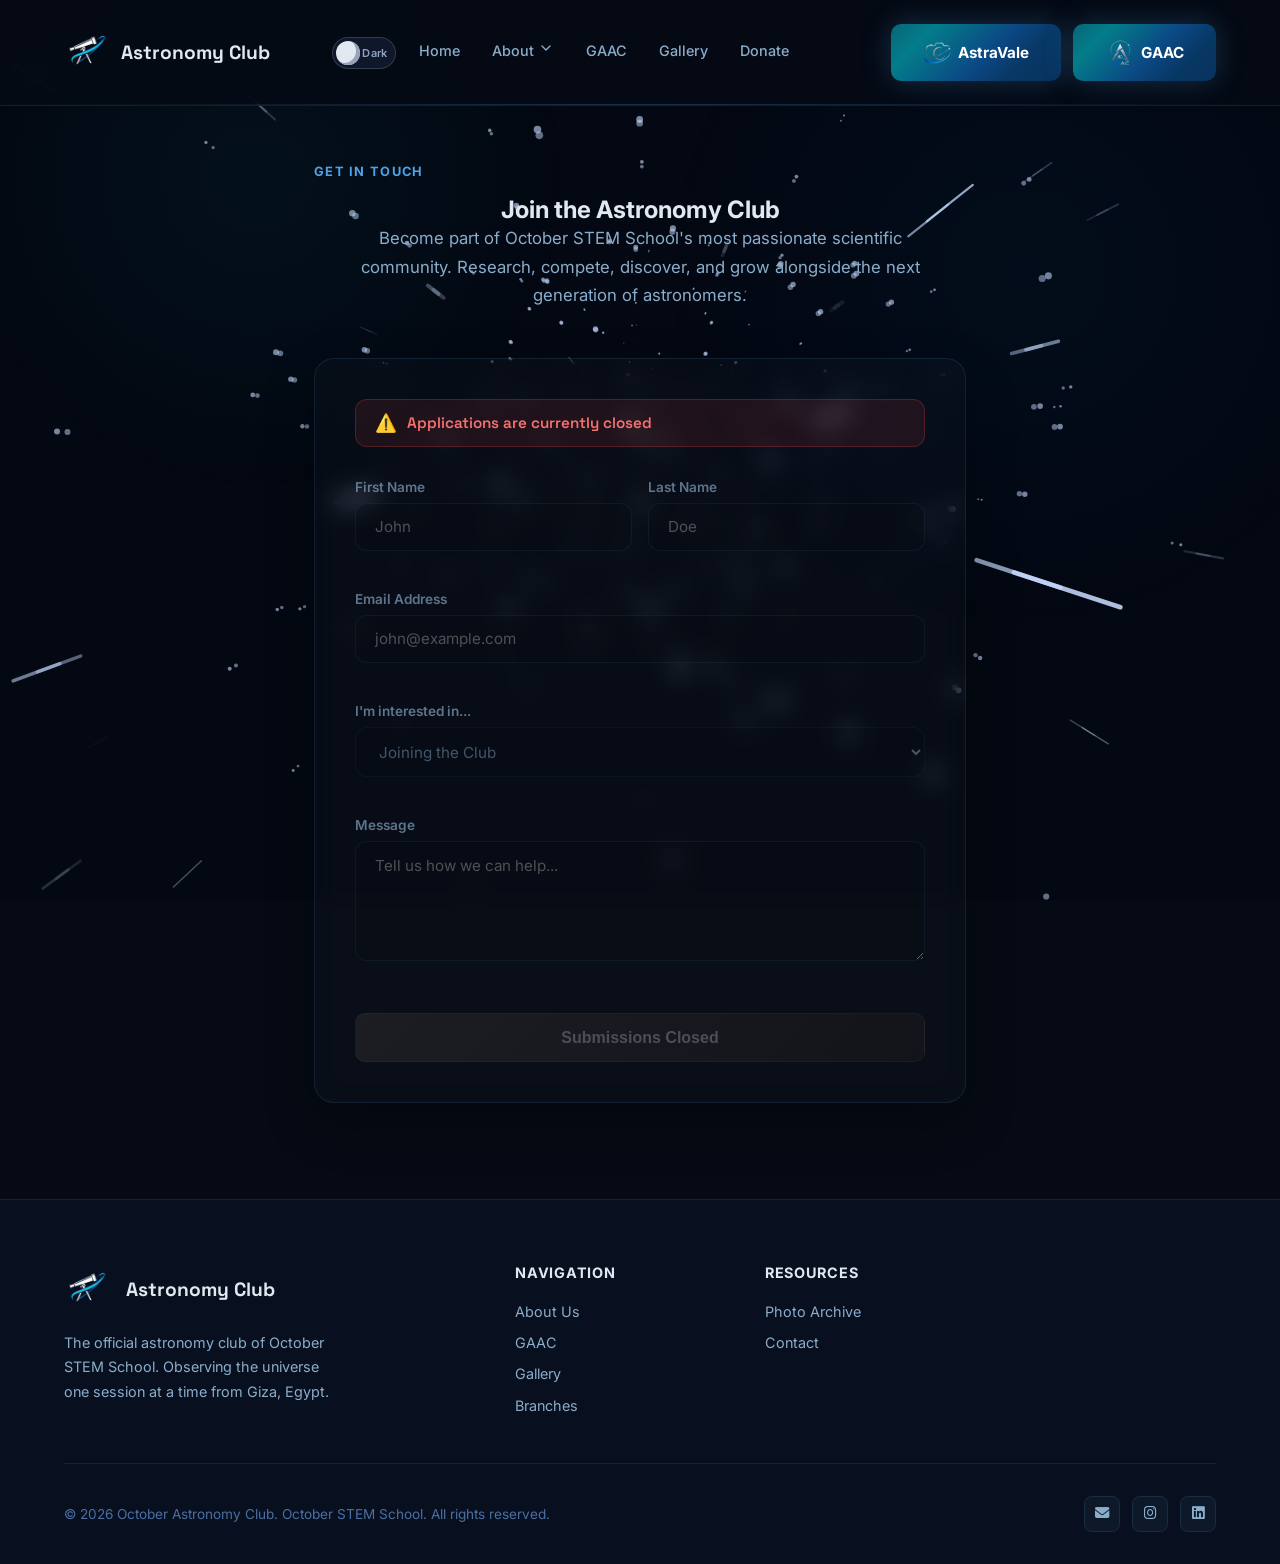
<file: join.html>
<!doctype html>
<html lang="en">
  <head>
    <meta charset="UTF-8" />
    <meta name="viewport" content="width=device-width, initial-scale=1.0" />
    <meta name="description" content="Join OCT Astronomy Club" />
    <title>Join Us – OCT Astronomy Club</title>
    <link rel="icon" type="image/png" href="favicon.png" />
    <link rel="preconnect" href="https://fonts.googleapis.com" />
    <link rel="preconnect" href="https://fonts.gstatic.com" crossorigin />
    <link
      href="https://fonts.googleapis.com/css2?family=Inter:wght@300;400;500;600;700;800;900&family=Space+Grotesk:wght@400;500;600;700&display=swap"
      rel="stylesheet"
    />
    <link rel="stylesheet" href="https://cdnjs.cloudflare.com/ajax/libs/font-awesome/6.7.2/css/all.min.css" />
    <link rel="stylesheet" href="css/style.css" />
    <script src="js/theme.js"></script>
  </head>
  <body>

    <canvas id="stars-bg"></canvas>

    <div id="navbar-placeholder"></div>

    <section class="join-page" style="padding-top: 10rem; min-height: 100vh">
      <div style="max-width: 700px; margin: 0 auto; padding: 0 1.5rem;">
        <div class="section-tag" style="justify-content: center;">Get in Touch</div>
        <h1 class="section-title" style="text-align: center;">Join the Astronomy Club</h1>
        <p class="section-subtitle" style="text-align: center; margin-left: auto; margin-right: auto;">
          Become part of October STEM School's most passionate scientific community. Research, compete, discover, and grow alongside the next generation of astronomers.
        </p>

        <div class="contact-form" style="margin-top: 3rem; padding: 2.5rem; border-radius: 20px; background: rgba(255,255,255,0.02); border: 1px solid var(--border); backdrop-filter: blur(12px);">
          <div class="closed-badge" style="margin-bottom: 2rem;">
            <span class="closed-icon">⚠️</span>
            <span>Applications are currently closed</span>
          </div>

          <form onsubmit="event.preventDefault();" style="display: flex; flex-direction: column; gap: 1.25rem;">
            <div class="form-row">
              <div class="form-group">
                <label>First Name</label>
                <input type="text" placeholder="John" disabled />
              </div>
              <div class="form-group">
                <label>Last Name</label>
                <input type="text" placeholder="Doe" disabled />
              </div>
            </div>

            <div class="form-group">
              <label>Email Address</label>
              <input type="email" placeholder="john@example.com" disabled />
            </div>

            <div class="form-group">
              <label>I'm interested in...</label>
              <select disabled>
                <option>Joining the Club</option>
                <option>General Inquiry</option>
                <option>Event Collaboration</option>
              </select>
            </div>

            <div class="form-group">
              <label>Message</label>
              <textarea placeholder="Tell us how we can help..." disabled style="min-height: 120px;"></textarea>
            </div>

            <button type="submit" class="btn-primary btn-disabled" style="width: 100%; padding: 0.9rem; font-size: 1rem; margin-top: 0.5rem;" disabled>
              Submissions Closed
            </button>
          </form>
        </div>
      </div>
    </section>

    <div id="footer-placeholder"></div>

    <script src="js/components.js"></script>
    <script src="js/main.js"></script>
  </body>
</html>
</file>
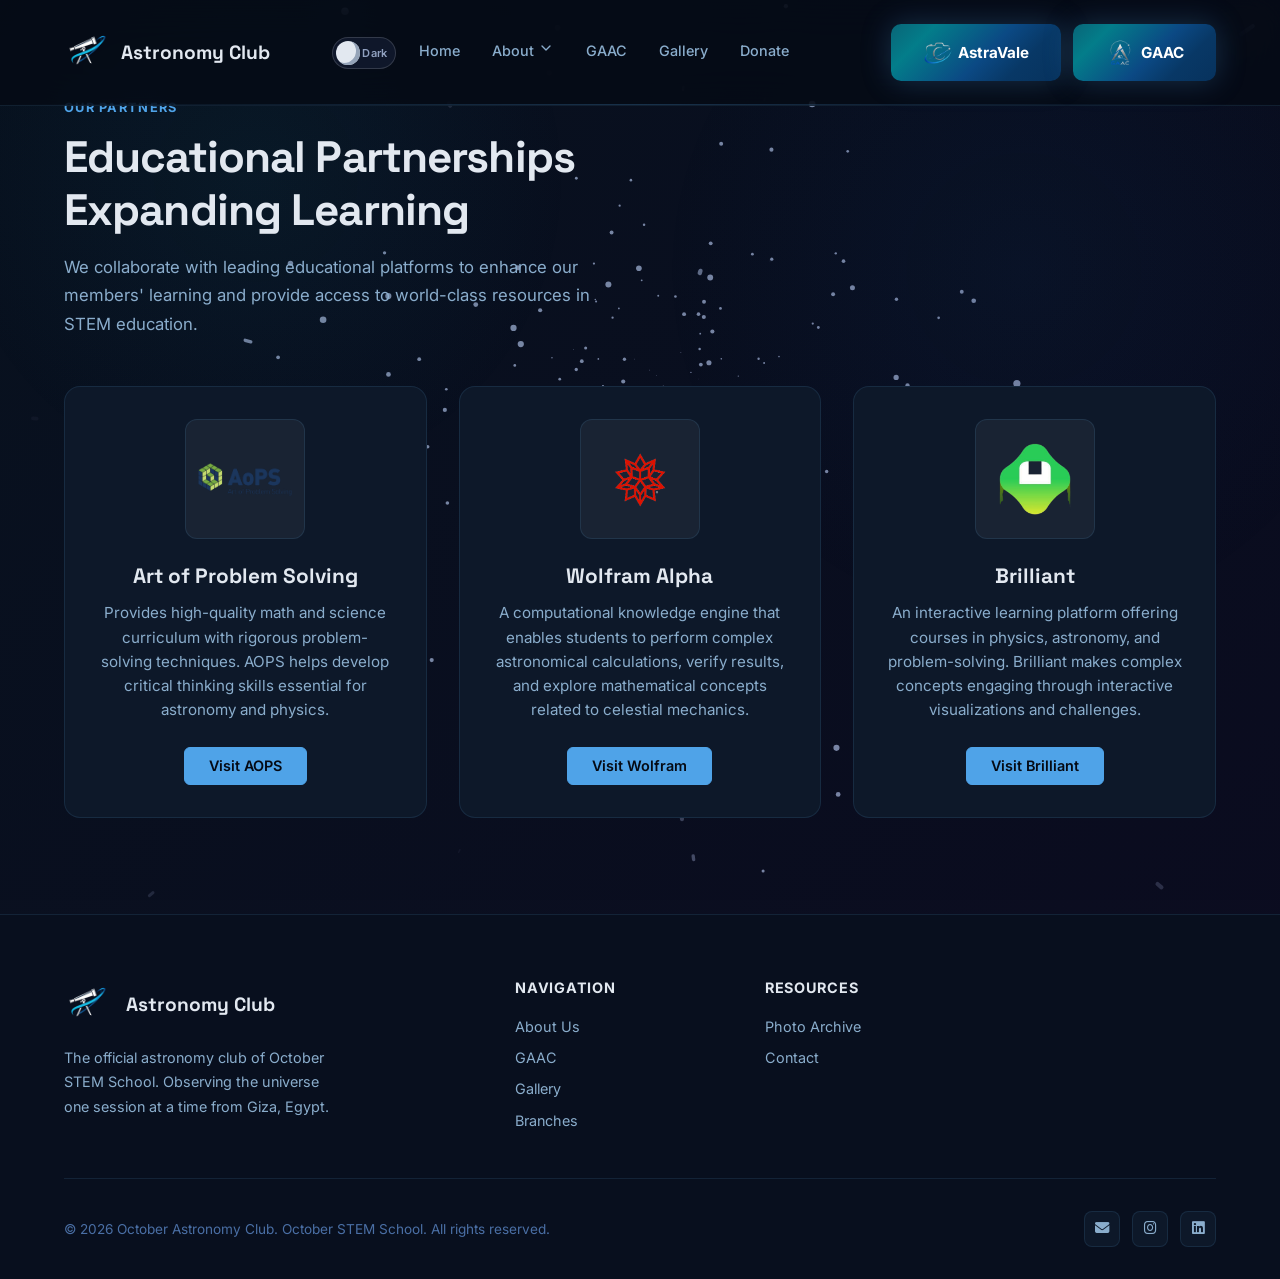
<file: partener.html>
<!doctype html>
<html lang="en">

<head>
  <meta charset="UTF-8" />
  <meta name="viewport" content="width=device-width, initial-scale=1.0" />
  <meta name="description" content="Our Partners – OCT Astronomy Club" />
  <title>Partners – OCT Astronomy Club</title>
  <link rel="icon" type="image/png" href="favicon.png" />
  <link rel="preconnect" href="https://fonts.googleapis.com" />
  <link rel="preconnect" href="https://fonts.gstatic.com" crossorigin />
  <link
    href="https://fonts.googleapis.com/css2?family=Inter:wght@300;400;500;600;700;800;900&family=Space+Grotesk:wght@400;500;600;700&display=swap"
    rel="stylesheet" />
  <link rel="stylesheet" href="https://cdnjs.cloudflare.com/ajax/libs/font-awesome/6.7.2/css/all.min.css" />
  <link rel="stylesheet" href="css/style.css" />
  <style>
    #partners {
      position: relative;
      padding: 6rem 5%;
    }

    #partners::before {
      content: "";
      position: absolute;
      inset: 0;
      background: linear-gradient(135deg, rgba(79, 163, 232, 0.06), rgba(124, 58, 237, 0.06));
      pointer-events: none;
    }

    .partners-container {
      max-width: 1200px;
      margin: 0 auto;
      position: relative;
      z-index: 1;
    }

    .partners-grid {
      display: grid;
      grid-template-columns: repeat(auto-fit, minmax(280px, 1fr));
      gap: 2rem;
      margin-top: 3rem;
    }

    .partner-card {
      background: var(--surface);
      border: 1px solid var(--border);
      border-radius: 16px;
      padding: 2rem;
      text-align: center;
      transition: all 0.3s cubic-bezier(0.4, 0, 0.2, 1);
      display: flex;
      flex-direction: column;
      align-items: center;
      position: relative;
      overflow: hidden;
    }

    .partner-card::before {
      content: "";
      position: absolute;
      inset: 0;
      background: linear-gradient(135deg, rgba(79, 163, 232, 0.05), transparent);
      opacity: 0;
      transition: opacity 0.3s ease;
      pointer-events: none;
    }

    .partner-card:hover {
      transform: translateY(-8px);
      border-color: var(--accent);
      box-shadow: 0 20px 40px rgba(79, 163, 232, 0.15);
    }

    .partner-card:hover::before {
      opacity: 1;
    }

    .partner-logo {
      width: 120px;
      height: 120px;
      background: rgba(255, 255, 255, 0.05);
      border-radius: 12px;
      display: flex;
      align-items: center;
      justify-content: center;
      margin-bottom: 1.5rem;
      overflow: hidden;
      border: 1px solid var(--border);
    }

    .partner-logo img {
      width: 100%;
      height: 100%;
      object-fit: contain;
      padding: 0.75rem;
    }

    .partner-name {
      font-family: "Space Grotesk", sans-serif;
      font-size: 1.3rem;
      font-weight: 700;
      color: var(--text);
      margin-bottom: 0.75rem;
    }

    .partner-description {
      font-size: 0.95rem;
      color: var(--text-muted);
      margin-bottom: 1.5rem;
      line-height: 1.6;
      flex-grow: 1;
    }

    .partner-link {
      display: inline-block;
      padding: 0.6rem 1.5rem;
      background: var(--accent);
      color: var(--bg);
      border-radius: 6px;
      text-decoration: none;
      font-weight: 600;
      font-size: 0.9rem;
      transition: all 0.3s ease;
      border: 1px solid var(--accent);
    }

    .partner-link:hover {
      background: transparent;
      color: var(--accent);
      box-shadow: 0 0 12px rgba(79, 163, 232, 0.3);
    }

    [data-theme="light"] .partner-card {
      background: rgba(255, 255, 255, 0.58);
      backdrop-filter: blur(18px);
      box-shadow: 0 10px 40px rgba(11, 73, 132, 0.06);
      border: 1px solid rgba(255, 255, 255, 0.5);
    }

    [data-theme="light"] .partner-card:hover {
      border-color: #3e8cac;
      box-shadow: 0 20px 40px rgba(62, 140, 172, 0.15);
    }

    [data-theme="light"] .partner-logo {
      background: rgba(255, 255, 255, 0.3);
      border-color: rgba(0, 0, 0, 0.1);
    }

    @media (max-width: 768px) {
      .section-title {
        font-size: 2rem;
      }

      .partners-grid {
        grid-template-columns: 1fr;
        gap: 1.5rem;
      }

      #partners {
        padding: 4rem 5%;
      }
    }

    @media (max-width: 480px) {
      .section-title {
        font-size: 1.5rem;
      }

      .partner-card {
        padding: 1.5rem;
      }

      .partner-logo {
        width: 100px;
        height: 100px;
      }
    }
  </style>
</head>

<body>

  <canvas id="stars-bg"></canvas>

  <div id="navbar-placeholder"></div>

  <section id="partners">
    <div class="partners-container">
      <div class="section-tag">Our Partners</div>
      <h2 class="section-title">Educational Partnerships<br />Expanding Learning</h2>
      <p class="section-subtitle">
        We collaborate with leading educational platforms to enhance our members' learning and provide access to world-class resources in STEM education.
      </p>

      <div class="partners-grid">
        <div class="partner-card">
          <div class="partner-logo">
            <img src="Club Full Logos/partener/AoPS.png" alt="AOPS Logo" loading="lazy" />
          </div>
          <h3 class="partner-name">Art of Problem Solving</h3>
          <p class="partner-description">
            Provides high-quality math and science curriculum with rigorous problem-solving techniques. AOPS helps develop critical thinking skills essential for astronomy and physics.
          </p>
          <a href="https://artofproblemsolving.com" target="_blank" class="partner-link">Visit AOPS</a>
        </div>

        <div class="partner-card">
          <div class="partner-logo">
            <img src="Club Full Logos/partener/wolfram.png" alt="Wolfram Alpha Logo" loading="lazy" />
          </div>
          <h3 class="partner-name">Wolfram Alpha</h3>
          <p class="partner-description">
            A computational knowledge engine that enables students to perform complex astronomical calculations, verify results, and explore mathematical concepts related to celestial mechanics.
          </p>
          <a href="https://www.wolframalpha.com" target="_blank" class="partner-link">Visit Wolfram</a>
        </div>

        <div class="partner-card">
          <div class="partner-logo">
            <img src="Club Full Logos/partener/brilliant.png" alt="Brilliant Logo" loading="lazy" />
          </div>
          <h3 class="partner-name">Brilliant</h3>
          <p class="partner-description">
            An interactive learning platform offering courses in physics, astronomy, and problem-solving. Brilliant makes complex concepts engaging through interactive visualizations and challenges.
          </p>
          <a href="https://brilliant.org" target="_blank" class="partner-link">Visit Brilliant</a>
        </div>

      </div>
    </div>
  </section>

  <div id="footer-placeholder"></div>

  <script src="js/components.js"></script>
  <script src="js/main.js"></script>
</body>

</html>
</file>
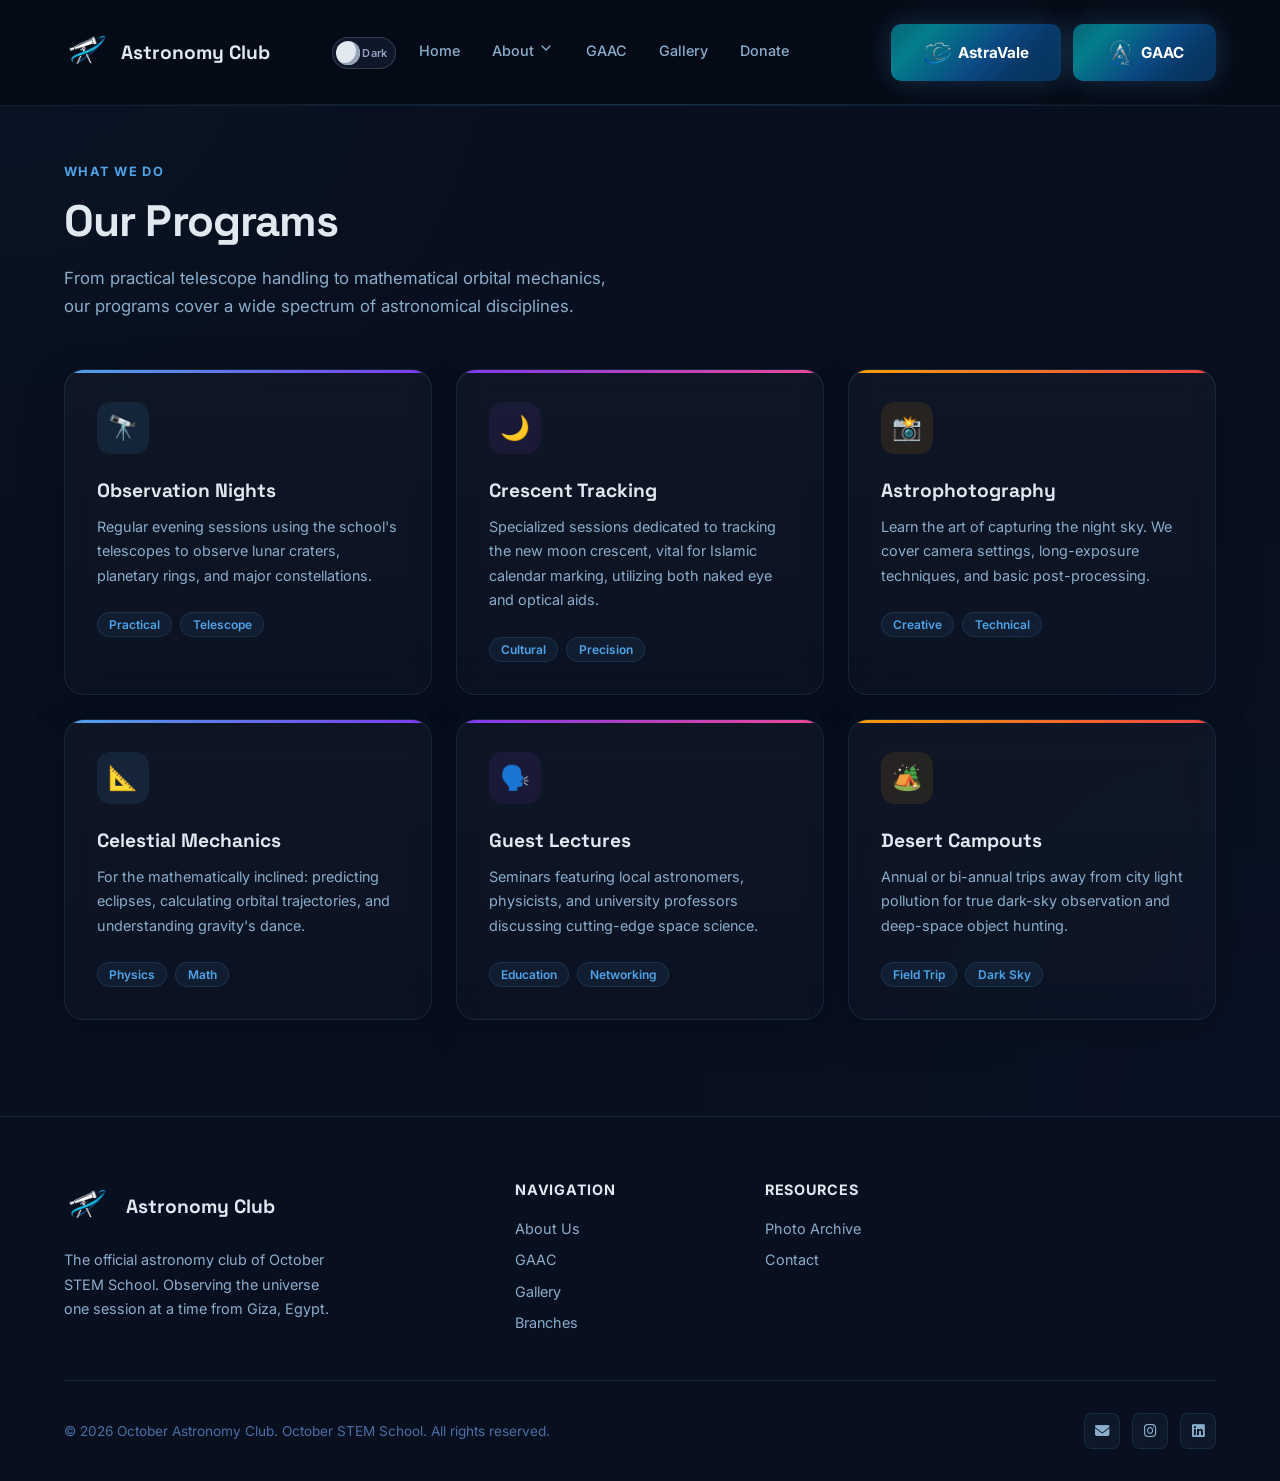
<file: programs.html>
<!doctype html>
<html lang="en">
  <head>
    <meta charset="UTF-8" />
    <meta name="viewport" content="width=device-width, initial-scale=1.0" />
    <meta name="description" content="Programs of OCT Astronomy Club" />
    <title>Programs – OCT Astronomy Club</title>
    <link rel="preconnect" href="https://fonts.googleapis.com" />
    <link rel="preconnect" href="https://fonts.gstatic.com" crossorigin />
    <link
      href="https://fonts.googleapis.com/css2?family=Inter:wght@300;400;500;600;700;800;900&family=Space+Grotesk:wght@400;500;600;700&display=swap"
      rel="stylesheet"
    />
    <link rel="stylesheet" href="https://cdnjs.cloudflare.com/ajax/libs/font-awesome/6.7.2/css/all.min.css" />
    <link rel="stylesheet" href="css/style.css" />
    <script src="js/theme.js"></script>
  </head>
  <body>

    <canvas id="stars-bg"></canvas>

    <div id="navbar-placeholder"></div>

    <section
      id="programs"
      class="programs-bg"
      style="padding-top: 10rem; min-height: 100vh"
    >
      <div style="max-width: 1200px; margin: 0 auto">
        <div class="section-tag">What We Do</div>
        <h2 class="section-title">Our Programs</h2>
        <p class="section-subtitle">
          From practical telescope handling to mathematical orbital mechanics,
          our programs cover a wide spectrum of astronomical disciplines.
        </p>
      </div>
      <div class="programs-grid">
        <div class="program-card">
          <div class="program-icon">🔭</div>
          <h3>Observation Nights</h3>
          <p>
            Regular evening sessions using the school's telescopes to observe
            lunar craters, planetary rings, and major constellations.
          </p>
          <div class="program-tags">
            <span class="tag">Practical</span>
            <span class="tag">Telescope</span>
          </div>
        </div>
        <div
          class="program-card"
          style="
            --card-accent: linear-gradient(90deg, #7c3aed, #ec4899);
            --icon-bg: rgba(124, 58, 237, 0.1);
          "
        >
          <div class="program-icon" style="color: var(--accent2)">🌙</div>
          <h3>Crescent Tracking</h3>
          <p>
            Specialized sessions dedicated to tracking the new moon crescent,
            vital for Islamic calendar marking, utilizing both naked eye and
            optical aids.
          </p>
          <div class="program-tags">
            <span class="tag">Cultural</span>
            <span class="tag">Precision</span>
          </div>
        </div>
        <div
          class="program-card"
          style="
            --card-accent: linear-gradient(90deg, #f59e0b, #ef4444);
            --icon-bg: rgba(245, 158, 11, 0.1);
          "
        >
          <div class="program-icon" style="color: var(--accent3)">📸</div>
          <h3>Astrophotography</h3>
          <p>
            Learn the art of capturing the night sky. We cover camera settings,
            long-exposure techniques, and basic post-processing.
          </p>
          <div class="program-tags">
            <span class="tag">Creative</span>
            <span class="tag">Technical</span>
          </div>
        </div>
        <div class="program-card">
          <div class="program-icon">📐</div>
          <h3>Celestial Mechanics</h3>
          <p>
            For the mathematically inclined: predicting eclipses, calculating
            orbital trajectories, and understanding gravity's dance.
          </p>
          <div class="program-tags">
            <span class="tag">Physics</span>
            <span class="tag">Math</span>
          </div>
        </div>
        <div
          class="program-card"
          style="
            --card-accent: linear-gradient(90deg, #7c3aed, #ec4899);
            --icon-bg: rgba(124, 58, 237, 0.1);
          "
        >
          <div class="program-icon" style="color: var(--accent2)">🗣️</div>
          <h3>Guest Lectures</h3>
          <p>
            Seminars featuring local astronomers, physicists, and university
            professors discussing cutting-edge space science.
          </p>
          <div class="program-tags">
            <span class="tag">Education</span>
            <span class="tag">Networking</span>
          </div>
        </div>
        <div
          class="program-card"
          style="
            --card-accent: linear-gradient(90deg, #f59e0b, #ef4444);
            --icon-bg: rgba(245, 158, 11, 0.1);
          "
        >
          <div class="program-icon" style="color: var(--accent3)">🏕️</div>
          <h3>Desert Campouts</h3>
          <p>
            Annual or bi-annual trips away from city light pollution for true
            dark-sky observation and deep-space object hunting.
          </p>
          <div class="program-tags">
            <span class="tag">Field Trip</span>
            <span class="tag">Dark Sky</span>
          </div>
        </div>
      </div>
    </section>

    <div id="footer-placeholder"></div>

    <script src="js/components.js"></script>
    <script src="js/main.js"></script>
  </body>
</html>
</file>
<file: css/style.css>
/* =============================================================================
   THEME VARIABLES
   ============================================================================= */

:root {
  --bg: #050a14;
  --bg2: #080f1e;
  --surface: #0d1829;
  --surface2: #111e33;
  --border: rgba(99, 179, 237, 0.12);
  --accent: #4fa3e8;
  --accent2: #0b4984;
  --accent3: #107788;
  --text: #e2e8f0;
  --text-muted: #8aadcc;
  --text-dim: #4a6fa5;
  --glow: rgba(79, 163, 232, 0.15);
  --nav-bg: rgba(5, 10, 20, 0.8);
  --star-color: 200, 220, 255;
}

[data-theme="light"] {
  --bg: #eef6fb;
  --bg2: #ddebf5;
  --surface: rgba(255, 255, 255, 0.72);
  --surface2: rgba(255, 255, 255, 0.82);
  --border: rgba(8, 56, 102, 0.08);
  --accent: #3e8cac;
  --accent2: #0b4984;
  --accent3: #107788;
  --text: #0f172a;
  --text-muted: #49657f;
  --text-dim: #6b7f95;
  --glow: rgba(11, 73, 132, 0.08);
  --nav-bg: rgba(255, 255, 255, 0.65);
  --star-color: 11, 73, 132;
}

/* =============================================================================
   LIGHT MODE OVERRIDES
   ============================================================================= */

[data-theme="light"] body {
  background:
    radial-gradient(
      circle at top left,
      rgba(16, 119, 136, 0.08),
      transparent 28%
    ),
    radial-gradient(
      circle at bottom right,
      rgba(11, 73, 132, 0.07),
      transparent 30%
    ),
    var(--bg);
}

[data-theme="light"] .program-card,
[data-theme="light"] .branch-card,
[data-theme="light"] .contact-form {
  background: rgba(255, 255, 255, 0.58);
  backdrop-filter: blur(18px);
  box-shadow: 0 10px 40px rgba(11, 73, 132, 0.06);
  border: 1px solid rgba(255, 255, 255, 0.5);
}

[data-theme="light"] nav {
  backdrop-filter: blur(18px);
  box-shadow: 0 10px 30px rgba(11, 73, 132, 0.05);
}

[data-theme="light"] .navbar__dropdown-menu {
  background: white;
  border: 1px solid #f3f4f6;
  box-shadow:
    0 20px 25px -5px rgba(0, 0, 0, 0.1),
    0 10px 10px -5px rgba(0, 0, 0, 0.04);
}

[data-theme="light"] .navbar__dropdown-menu a {
  color: #374151;
}

[data-theme="light"] .navbar__dropdown-menu a::before {
  background: linear-gradient(to bottom, #355380, #3959b0);
}

[data-theme="light"] .navbar__dropdown-menu a:hover {
  background: linear-gradient(to right, #f0fafd, #ecf5fd);
  color: #355680;
}

[data-theme="light"] .astro-slider {
  background-color: #38bdf8;
  border-color: rgba(0, 0, 0, 0.1);
}

[data-theme="light"] .astro-slider::after {
  content: "Light";
  right: 8px;
  font-size: 11px;
  font-weight: 600;
  color: rgba(255, 255, 255, 0.85);
  opacity: 0.9;
}

[data-theme="light"] .astro-slider::before {
  transform: translateX(32px);
  background-color: #fef08a;
  box-shadow: 0 0 10px #fde047;
}

[data-theme="light"] .nav-btn {
  border-color: #3e8cac;
  color: #3e8cac;
}

[data-theme="light"] .nav-btn:hover {
  background: #3e8cac;
  color: #eef6fb;
  box-shadow: 0 0 12px rgba(62, 140, 172, 0.4);
}

[data-theme="light"] .nav-btn-gaac {
  border-color: #107788;
  color: #107788;
}

[data-theme="light"] .nav-btn-gaac:hover {
  background: #107788;
  color: #eef6fb;
  box-shadow: 0 0 12px rgba(16, 119, 136, 0.4);
}

/* =============================================================================
   GLOBAL TRANSITIONS
   ============================================================================= */

body,
nav,
footer,
.stat,
.program-card,
.branch-card,
.ticker-wrap,
.contact-form,
input,
textarea,
select {
  transition:
    background-color 0.3s ease,
    border-color 0.3s ease,
    color 0.3s ease,
    box-shadow 0.3s ease;
}

/* =============================================================================
   RESET & BASE
   ============================================================================= */

*,
*::before,
*::after {
  box-sizing: border-box;
  margin: 0;
  padding: 0;
}

html {
  scroll-behavior: smooth;
}

body {
  font-family: "Inter", sans-serif;
  background: var(--bg);
  color: var(--text);
  overflow-x: hidden;
  transition: 0.2s;
}

body::before {
  content: "";
  position: fixed;
  inset: 0;
  background:
    radial-gradient(
      circle at 20% 20%,
      rgba(16, 119, 136, 0.08),
      transparent 25%
    ),
    radial-gradient(circle at 80% 30%, rgba(11, 73, 132, 0.08), transparent 30%);
  pointer-events: none;
  z-index: 0;
}

#stars-bg {
  position: fixed;
  inset: 0;
  z-index: 0;
  pointer-events: none;
}

/* =============================================================================
   LOADING SCREEN
   ============================================================================= */

#loading-screen {
  position: fixed;
  inset: 0;
  display: flex;
  align-items: center;
  justify-content: center;
  background: var(--bg);
  z-index: 9999;
  flex-direction: column;
  gap: 0;
  overflow: hidden;
}

#loading-screen::before {
  content: "";
  position: absolute;
  inset: 0;
  background: transparent;
  pointer-events: none;
  z-index: 0;
}

#loading-canvas {
  position: absolute;
  inset: 0;
  z-index: 1;
  display: block;
}

.loading-logo {
  position: relative;
  z-index: 10;
  width: 100px;
  height: 100px;
  animation:
    logoRotate 2s linear infinite,
    floatUp 3s ease-in-out infinite;
}

.loading-logo img {
  width: 100%;
  height: 100%;
  object-fit: contain;
  filter: drop-shadow(0 0 20px rgba(16, 119, 136, 0.3));
}

.loading-text {
  position: relative;
  z-index: 20;
  font-family: "Space Grotesk", sans-serif;
  font-size: 2rem;
  font-weight: 700;
  color: var(--accent);
  letter-spacing: 0.15em;
  animation: textGlow 2s ease-in-out infinite;
  text-shadow: 0 0 30px rgba(16, 119, 136, 0.6);
}

@keyframes textGlow {
  0%,
  100% {
    opacity: 0.7;
    text-shadow: 0 0 20px rgba(16, 119, 136, 0.6);
  }
  50% {
    opacity: 1;
    text-shadow: 0 0 40px rgba(16, 119, 136, 1);
  }
}

@keyframes logoRotate {
  from {
    transform: rotate(0deg);
  }
  to {
    transform: rotate(360deg);
  }
}

@keyframes fadeInScale {
  from {
    opacity: 0;
    transform: scale(0.8);
  }
  to {
    opacity: 1;
    transform: scale(1);
  }
}

#loading-screen.fade-out {
  animation: fadeOut 0.8s ease-out forwards;
}

@keyframes fadeOut {
  from {
    opacity: 1;
  }
  to {
    opacity: 0;
  }
}

[data-theme="light"] #loading-screen {
  background: var(--bg);
}

/* =============================================================================
   NAVBAR
   ============================================================================= */

nav {
  position: fixed;
  top: 0;
  left: 0;
  right: 0;
  z-index: 100;
  display: flex;
  align-items: center;
  justify-content: space-between;
  padding: 1.5rem 5%;
  background: var(--nav-bg);
  backdrop-filter: blur(20px);
  border-bottom: 1px solid var(--border);
  transition:
    padding 0.4s cubic-bezier(0.4, 0, 0.2, 1),
    background-color 0.4s ease,
    border-color 0.4s ease;
}

nav::after {
  content: "";
  position: absolute;
  left: 0;
  bottom: 0;
  width: 100%;
  height: 1px;
  background: linear-gradient(
    90deg,
    transparent,
    rgba(79, 163, 232, 0.25),
    transparent
  );
}

nav.nav-scrolled {
  padding: 0.6rem 5%;
  box-shadow: 0 4px 20px rgba(0, 0, 0, 0.05);
}

nav .logo {
  transition: transform 0.4s ease;
  transform-origin: left center;
}

nav.nav-scrolled .logo {
  transform: scale(0.9);
}

/* Logo */
.logo {
  display: flex;
  align-items: center;
  gap: 0.75rem;
  font-family: "Space Grotesk", sans-serif;
  font-size: 1.2rem;
  font-weight: 700;
  color: var(--text);
  text-decoration: none;
}

.logo img {
  width: 45px;
  height: 45px;
  object-fit: contain;
}

.logo-icon {
  width: 38px;
  height: 38px;
  background: linear-gradient(
    135deg,
    #0a5b6b 0%,
    #0a4d63 35%,
    #083a5f 70%,
    #072f52 100%
  );
  border-radius: 10px;
  display: flex;
  align-items: center;
  justify-content: center;
  font-size: 1.1rem;
}

.logo em {
  color: var(--accent);
  font-style: normal;
}

/* Nav Links */
.nav-links {
  display: flex;
  align-items: center;
  gap: 2rem;
  list-style: none;
}

.nav-links a,
.nav-links p {
  color: var(--text-muted);
  text-decoration: none;
  font-size: 0.9rem;
  font-weight: 500;
  transition: color 0.2s;
}

.nav-links a:hover,
.nav-links p:hover {
  color: var(--accent);
  cursor: pointer;
}

.nav-links > li > a {
  position: relative;
  display: inline-block;
  padding-bottom: 6px;
}

.nav-links > li > a::after {
  content: "";
  position: absolute;
  bottom: 0;
  left: 50%;
  transform: translateX(-50%);
  height: 2px;
  width: 0;
  background: linear-gradient(to right, #1a88a4, #3984b0);
  transition: width 0.4s cubic-bezier(0.4, 0, 0.2, 1);
  border-radius: 2px;
}

.nav-links > li > a:hover {
  color: #1a88a4;
  transform: translateY(-2px);
}

.nav-links > li > a:hover::after {
  width: 100%;
}

/* =============================================================================
   DROPDOWN
   ============================================================================= */
.mobile-only {
  display: none;
}

.navbar__dropdown {
  position: relative;
}

.navbar__dropdown-toggle {
  display: flex;
  align-items: center;
  gap: 0.25rem;
  cursor: pointer;
}

.navbar__dropdown-icon {
  width: 1rem;
  height: 1rem;
  transition: transform 0.3s ease;
}

.navbar__dropdown:hover .navbar__dropdown-icon {
  transform: rotate(-180deg);
}

.navbar__dropdown-menu {
  position: absolute;
  top: 100%;
  left: 50%;
  transform: translateX(-50%) translateY(-10px);
  margin-top: 0.5rem;
  background: #081221;
  border-radius: 0.75rem;
  box-shadow:
    0 20px 25px -5px rgba(0, 0, 0, 0.35),
    0 10px 10px -5px rgba(0, 0, 0, 0.25);
  min-width: 220px;
  padding: 0.5rem;
  opacity: 0;
  visibility: hidden;
  transition: all 0.3s cubic-bezier(0.4, 0, 0.2, 1);
  list-style: none;
  border: 1px solid rgba(255, 255, 255, 0.06);
  z-index: 100;
}

.navbar__dropdown:hover .navbar__dropdown-menu {
  opacity: 1;
  visibility: visible;
  transform: translateX(-50%) translateY(0);
}

.navbar__dropdown-menu li {
  margin: 0;
}

.navbar__dropdown-menu a {
  display: block;
  padding: 0.625rem 1rem;
  font-size: 0.875rem;
  color: #b8c7d9;
  border-radius: 0.5rem;
  transition: all 0.2s ease;
  position: relative;
  overflow: hidden;
}

.navbar__dropdown-menu a::before {
  content: "";
  position: absolute;
  left: 0;
  top: 0;
  height: 100%;
  width: 3px;
  background: linear-gradient(to bottom, #107788, #0b4984);
  transform: scaleY(0);
  transition: transform 0.3s ease;
}

.navbar__dropdown-menu a::after {
  display: none;
}

.navbar__dropdown-menu a:hover {
  background: linear-gradient(
    to right,
    rgba(16, 119, 136, 0.16),
    rgba(11, 73, 132, 0.18)
  );
  color: #dbeafe;
  transform: translateX(5px);
  padding-left: 1.25rem;
}

.navbar__dropdown-menu a:hover::before {
  transform: scaleY(1);
}

/* =============================================================================
   THEME TOGGLE (ASTRO SWITCH)
   ============================================================================= */

.astro-switch {
  position: relative;
  display: inline-block;
  width: 64px;
  height: 32px;
  margin-left: 0.5rem;
}

.astro-switch input {
  opacity: 0;
  width: 0;
  height: 0;
}

.astro-slider {
  position: absolute;
  cursor: pointer;
  inset: 0;
  background-color: #0f172a;
  transition: 0.4s cubic-bezier(0.4, 0, 0.2, 1);
  border-radius: 32px;
  border: 1px solid rgba(255, 255, 255, 0.15);
  overflow: hidden;
}

.astro-slider::after {
  content: "Dark";
  position: absolute;
  right: 8px;
  top: 50%;
  transform: translateY(-50%);
  font-size: 11px;
  font-weight: 600;
  color: rgba(200, 220, 255, 0.7);
  letter-spacing: 0.02em;
  transition: 0.4s;
}

.astro-slider::before {
  position: absolute;
  content: "";
  height: 24px;
  width: 24px;
  left: 3px;
  bottom: 3px;
  background-color: #e2e8f0;
  transition: 0.4s cubic-bezier(0.4, 0, 0.2, 1);
  border-radius: 50%;
  z-index: 2;
  box-shadow: inset -4px -2px 0px 0px #94a3b8;
}

/* =============================================================================
   NAV BUTTONS (Donate & GAAC)
   ============================================================================= */

.nav-buttons {
  display: flex;
  align-items: center;
  gap: 0.75rem;
  margin-left: 5rem;
  order: 2;
}

.nav-btn {
  padding: 0.5rem 1rem;
  border: 1px solid var(--accent);
  background: transparent;
  color: var(--accent);
  border-radius: 6px;
  font-size: 0.85rem;
  font-weight: 600;
  cursor: pointer;
  transition: all 0.3s cubic-bezier(0.4, 0, 0.2, 1);
  font-family: "Inter", sans-serif;
  display: flex;
  align-items: center;
  justify-content: center;
  gap: 0.35rem;
}

.nav-btn:hover {
  background: var(--accent);
  color: var(--bg);
  box-shadow: 0 0 12px rgba(79, 163, 232, 0.4);
  transform: translateY(-2px);
}

.nav-btn:active {
  transform: translateY(0);
}

.nav-btn-donate {
  border-color: var(--accent);
  background-color: var(--accent);
  color: #fff !important;
}

.nav-btn-gaac {
  border-color: var(--accent3);
  background-color: var(--accent);
  color: #fff !important;
}

.nav-btn-gaac:hover,
.nav-btn-donate:hover {
  background: var(--accent3);
  color: var(--bg);
  box-shadow: 0 0 12px rgba(16, 119, 136, 0.4);
}

/* =============================================================================
   HERO
   ============================================================================= */

.hero {
  position: relative;
  z-index: 1;
  min-height: 100vh;
  display: flex;
  align-items: center;
  justify-content: center;
  text-align: center;
  padding: 8rem 5% 4rem;
  overflow: hidden;
}

.hero::before {
  content: "";
  position: absolute;
  inset: 0;
  background: radial-gradient(
    ellipse 70% 60% at 50% 40%,
    rgba(79, 163, 232, 0.08) 0%,
    transparent 70%
  );
  pointer-events: none;
}

.hero-content {
  max-width: 820px;
  position: relative;
  z-index: 2;
}

.hero-badge {
  display: inline-flex;
  align-items: center;
  gap: 0.5rem;
  background: rgba(79, 163, 232, 0.1);
  border: 1px solid rgba(79, 163, 232, 0.25);
  color: var(--accent);
  border-radius: 100px;
  padding: 0.35rem 1rem;
  font-size: 0.8rem;
  font-weight: 600;
  letter-spacing: 0.08em;
  text-transform: uppercase;
  margin-bottom: 1.75rem;
}

.hero h1 {
  font-family: "Space Grotesk", sans-serif;
  font-size: clamp(2.4rem, 6vw, 4.5rem);
  font-weight: 800;
  line-height: 1.1;
  letter-spacing: -0.02em;
  margin-bottom: 1.25rem;
}

.hero h1 .gradient {
  background: linear-gradient(135deg, #7dd3fc, #38bdf8, #107788);
  -webkit-background-clip: text;
  -webkit-text-fill-color: transparent;
}

.hero p {
  color: var(--text-muted);
  font-size: 1.15rem;
  line-height: 1.7;
  max-width: 580px;
  margin: 0 auto 2.5rem;
}

.hero-btns {
  display: flex;
  gap: 1rem;
  justify-content: center;
  flex-wrap: wrap;
}

.hero-scroll {
  position: absolute;
  bottom: 2.5rem;
  left: 50%;
  transform: translateX(-50%);
  display: flex;
  flex-direction: column;
  align-items: center;
  gap: 0.5rem;
  color: var(--text-dim);
  font-size: 0.75rem;
  letter-spacing: 0.1em;
  text-transform: uppercase;
  animation: bounce 2s infinite;
}

.hero-scroll::after {
  content: "";
  display: block;
  width: 1px;
  height: 40px;
  background: linear-gradient(to bottom, var(--text-dim), transparent);
}

@keyframes bounce {
  0%,
  100% {
    transform: translateX(-50%) translateY(0);
  }
  50% {
    transform: translateX(-50%) translateY(6px);
  }
}

/* =============================================================================
   BUTTONS
   ============================================================================= */

.btn-primary {
  background: linear-gradient(
    135deg,
    #096577 0%,
    #037d8a 20%,
    #0b4984 55%,
    #083866 75%,
    #07325d 100%
  );
  color: #fff;
  padding: 0.85rem 2rem;
  border-radius: 10px;
  font-weight: 700;
  font-size: 0.95rem;
  text-decoration: none;
  border: none;
  cursor: pointer;
  transition:
    transform 0.2s,
    box-shadow 0.2s;
  box-shadow: 0 0 30px rgba(79, 163, 232, 0.25);
}

.btn-primary:hover {
  transform: translateY(-2px);
  box-shadow: 0 0 40px rgba(79, 163, 232, 0.4);
}

.btn-secondary {
  background: transparent;
  border: 1px solid var(--border);
  color: var(--text);
  padding: 0.85rem 2rem;
  border-radius: 10px;
  font-weight: 600;
  font-size: 0.95rem;
  text-decoration: none;
  transition:
    border-color 0.2s,
    background 0.2s;
}

.btn-secondary:hover {
  border-color: var(--accent);
  background: var(--glow);
}

/* =============================================================================
   STATS BAR
   ============================================================================= */

.stats {
  position: relative;
  z-index: 1;
  display: grid;
  grid-template-columns: repeat(4, 1fr);
  gap: 1px;
  background: var(--border);
  border-top: 1px solid var(--border);
  border-bottom: 1px solid var(--border);
}

.stat {
  background: var(--bg2);
  padding: 2.5rem 2rem;
  text-align: center;
}

.stat-num {
  font-family: "Space Grotesk", sans-serif;
  font-size: 2.5rem;
  font-weight: 800;
  color: var(--accent);
  line-height: 1;
}

.stat-label {
  color: var(--text-muted);
  font-size: 0.85rem;
  margin-top: 0.4rem;
}

/* =============================================================================
   SECTIONS (shared)
   ============================================================================= */

section {
  position: relative;
  z-index: 1;
  padding: 6rem 5%;
}

.section-tag {
  display: inline-flex;
  align-items: center;
  gap: 0.4rem;
  color: var(--accent);
  font-size: 0.8rem;
  font-weight: 700;
  letter-spacing: 0.1em;
  text-transform: uppercase;
  margin-bottom: 1rem;
}



h2.section-title {
  font-family: "Space Grotesk", sans-serif;
  font-size: clamp(1.8rem, 3.5vw, 2.75rem);
  font-weight: 800;
  letter-spacing: -0.02em;
  line-height: 1.2;
  margin-bottom: 1rem;
}

.section-subtitle {
  color: var(--text-muted);
  font-size: 1.05rem;
  line-height: 1.7;
  max-width: 560px;
}

/* =============================================================================
   ABOUT
   ============================================================================= */
/* =============================================================================
   ABOUT
   ============================================================================= */

.about-grid {
  display: grid;
  grid-template-columns: 1fr 1fr;
  gap: 4rem;
  align-items: center;
  max-width: 1200px;
  margin: 3rem auto 0;
}

.about-imgs {
  display: grid;
  grid-template-columns: 1fr 1fr;
  gap: 1rem;
}

.aimg {
  position: relative;
  border-radius: 16px;
  overflow: hidden;
  border: 1px solid var(--border);
  display: flex;
  align-items: center;
  justify-content: center;
  flex-direction: column;
  gap: 0.75rem;
  background: var(--surface);
  height: 100%;
}

.aimg.tall {
  grid-column: 1 / 3;
  height: 220px;
}

.aimg.short {
  height: 150px;
}

.aimg span {
  font-size: 2.5rem;
}

.aimg img {
  width: 200px;
  height: 100%;
  object-fit: cover;
  display: block;
  transition: transform 0.4s ease;
}


.aimg:hover img {
  transform: scale(1.05);
}

.aimg-overlay {
  position: absolute;
  inset: 0;
  background: linear-gradient(to top, rgba(0, 0, 0, 0.8) 0%, rgba(0, 0, 0, 0.2) 100%);
  display: flex;
  align-items: flex-end; /* بيخلي الكلام تحت */
  padding: 1.25rem;
  box-sizing: border-box;
  opacity: 0;
  visibility: hidden;
  transition: opacity 0.3s ease, visibility 0.3s ease;
}
.aimg:hover .aimg-overlay {
  opacity: 1;
  visibility: visible;
}


.aimg p {
  
  color: var(--accent);
  font-size: 0.75rem;
  font-weight: 700;
  letter-spacing: 0.08em;
  text-transform: uppercase;
  text-align: center;
  align-items: center;
}

.about-text p {
  color: var(--text-muted);
  line-height: 1.8;
  margin-bottom: 1.5rem;
  font-size: 1rem;
}

.feature-list {
  list-style: none;
  display: flex;
  flex-direction: column;
  gap: 0.75rem;
  margin-bottom: 2rem;
}

.feature-list li {
  display: block;
  align-items: flex-start;
  gap: 0.75rem;
  color: var(--text);
  font-size: 0.95rem;
  line-height: 1.6;
  padding-left: 1.2rem;
  position: relative;
}

.feature-list li::before {
  content: "✦";
  color: var(--accent);
  font-size: 0.6rem;
  position: absolute;
  left: 0;
  top: 0.45rem;
  flex-shrink: 0;
}

/* =============================================================================
   BOARD MEMBERS SECTION (NEW)
   ============================================================================= */

.board-grid {
  display: flex;
  flex-wrap: wrap;
  justify-content: center;
  gap: 2rem;
  margin-top: 2rem;
}

.board-card {
  flex: 1 1 280px;
  max-width: 380px;
  background: rgba(255, 255, 255, 0.02);
  border: 1px solid var(--border);
  border-radius: 24px;
  padding: 1.75rem;
  text-align: center;
  backdrop-filter: blur(12px);
  transition:
    transform 0.3s ease,
    border-color 0.3s ease,
    box-shadow 0.3s ease;
}

.board-card:hover {
  transform: translateY(-5px);
  border-color: var(--accent);
  box-shadow: 0 15px 35px var(--glow);
}

.member-img-wrapper {
  width: 140px;
  height: 140px;
  border-radius: 50%;
  margin: 0 auto 1.5rem;
  overflow: hidden;
  border: 2px solid var(--border);
  background: var(--surface2);
  transition: border-color 0.3s ease;
}

.board-card:hover .member-img-wrapper {
  border-color: var(--accent);
}

.member-img {
  width: 100%;
  height: 100%;
  object-fit: cover;
  transition: transform 0.4s ease;
}

.board-card:hover .member-img {
  transform: scale(1.1);
}

.member-name {
  color: var(--text);
  font-family: "Space Grotesk", sans-serif;
  font-size: 1.25rem;
  font-weight: 700;
  margin-bottom: 0.35rem;
}

.member-role {
  color: var(--accent);
  font-size: 0.85rem;
  font-weight: 600;
  text-transform: uppercase;
  letter-spacing: 0.05em;
  display: block;
  margin-bottom: 1.25rem;
}

.member-socials {
  display: flex;
  justify-content: center;
  gap: 1rem;
}

.member-socials a {
  text-decoration: none;
  font-size: 1.1rem;
  width: 36px;
  height: 36px;
  background: rgba(255, 255, 255, 0.04);
  border: 1px solid var(--border);
  border-radius: 50%;
  display: flex;
  align-items: center;
  justify-content: center;
  transition: all 0.2s ease;
}

.member-socials a:hover {
  background: var(--accent);
  border-color: var(--accent);
  transform: translateY(-2px);
}

/* --- Light Mode Compatible --- */
[data-theme="light"] .board-card {
  background: rgba(255, 255, 255, 0.6);
  box-shadow: 0 4px 20px rgba(11, 73, 132, 0.03);
}

[data-theme="light"] .board-card:hover {
  box-shadow: 0 15px 35px rgba(11, 73, 132, 0.08);
}

[data-theme="light"] .member-socials a {
  background: rgba(0, 0, 0, 0.03);
}

[data-theme="light"] .member-socials a:hover {
  background: var(--accent);
  color: #fff;
}
/* =============================================================================
   PROGRAMS
   ============================================================================= */

.programs-bg,
.branches-bg {
  background:
    radial-gradient(
      circle at top left,
      rgba(16, 119, 136, 0.05),
      transparent 30%
    ),
    radial-gradient(
      circle at bottom right,
      rgba(11, 73, 132, 0.05),
      transparent 35%
    ),
    var(--bg2);
}

.programs-grid {
  display: grid;
  grid-template-columns: repeat(3, 1fr);
  gap: 1.5rem;
  max-width: 1200px;
  margin: 3rem auto 0;
}

.program-card,
.branch-card {
  backdrop-filter: blur(14px);
  background: linear-gradient(
    180deg,
    rgba(255, 255, 255, 0.03),
    rgba(255, 255, 255, 0.015)
  );
  box-shadow:
    inset 0 1px 0 rgba(255, 255, 255, 0.03),
    0 10px 40px rgba(0, 0, 0, 0.22);
}

.program-card {
  border: 1px solid var(--border);
  border-radius: 20px;
  padding: 2rem;
  position: relative;
  overflow: hidden;
  transition:
    transform 0.25s,
    box-shadow 0.25s,
    border-color 0.25s;
}

.program-card::before {
  content: "";
  position: absolute;
  top: 0;
  left: 0;
  right: 0;
  height: 3px;
  background: var(--card-accent, linear-gradient(90deg, #4fa3e8, #7c3aed));
}

.program-card:hover {
  transform: translateY(-6px);
  box-shadow: 0 20px 60px rgba(0, 0, 0, 0.4);
  border-color: rgba(79, 163, 232, 0.3);
}

.program-icon {
  width: 52px;
  height: 52px;
  border-radius: 14px;
  background: var(--icon-bg, rgba(79, 163, 232, 0.1));
  display: flex;
  align-items: center;
  justify-content: center;
  font-size: 1.5rem;
  margin-bottom: 1.5rem;
}

.program-card h3 {
  font-family: "Space Grotesk", sans-serif;
  font-size: 1.2rem;
  font-weight: 700;
  margin-bottom: 0.75rem;
}

.program-card p {
  color: var(--text-muted);
  font-size: 0.9rem;
  line-height: 1.7;
  margin-bottom: 1.5rem;
}

.program-tags {
  display: flex;
  flex-wrap: wrap;
  gap: 0.5rem;
}

.tag {
  background: rgba(79, 163, 232, 0.08);
  border: 1px solid rgba(79, 163, 232, 0.15);
  color: var(--accent);
  padding: 0.25rem 0.7rem;
  border-radius: 100px;
  font-size: 0.75rem;
  font-weight: 600;
}

/* =============================================================================
   TICKER
   ============================================================================= */

.ticker-wrap {
  background: var(--surface);
  border-top: 1px solid var(--border);
  border-bottom: 1px solid var(--border);
  padding: 1rem 0;
  overflow: hidden;
  position: relative;
  z-index: 1;
}

.ticker-inner {
  display: flex;
  gap: 4rem;
  white-space: nowrap;
  animation: ticker 35s linear infinite;
}

.ticker-item {
  color: var(--text-muted);
  font-size: 0.9rem;
}

.ticker-item span {
  color: var(--accent);
  font-weight: 600;
  margin-right: 0.5rem;
}

@keyframes ticker {
  from {
    transform: translateX(0);
  }
  to {
    transform: translateX(-50%);
  }
}

/* =============================================================================
STEM OCT SCHOOL
  ============================================================================= */

.octSchool {
  display: flex;
  align-items: center;
  justify-content: space-between;
  gap: 40px;
  padding: 60px 10%;

  background:
    linear-gradient(135deg, rgba(79, 163, 232, 0.06), rgba(124, 58, 237, 0.06)),
    var(--bg2);

  color: var(--text);
  border-top: 1px solid var(--border);
  border-bottom: 1px solid var(--border);
}

.octSchoolAbout {
  flex: 1;
  max-width: 550px;
}

.octSchoolAbout h4 {
  font-size: 14px;
  text-transform: uppercase;
  letter-spacing: 2px;
  margin-bottom: 15px;
}

.octSchoolAbout h1 {
  font-size: 36px;
  line-height: 1.3;
  margin-bottom: 20px;
  font-weight: 700;
  color: var(--text);
}

.octSchoolAbout p {
  color: var(--text-muted);
  line-height: 1.6;
  margin-bottom: 30px;
}

.octSchoolAbout p span a {
  color: var(--accent);
  text-decoration: underline;
  text-underline-offset: 4px;
}

.octSchoolAbout p a[href="about.html"] {
  display: inline-block;
  background-color: var(--accent2);
  color: white;
  padding: 12px 28px;
  border-radius: 6px;
  text-decoration: none;
  font-weight: 600;
  font-size: 14px;
  text-transform: uppercase;
  box-shadow: 0 4px 14px var(--glow);
  transition:
    background 0.3s ease,
    transform 0.2s ease;
}

.octSchoolAbout p a[href="about.html"]:hover {
  background-color: var(--accent3);
  transform: translateY(-2px);
}

.octSchoolImg {
  flex: 1;
  display: flex;
  justify-content: flex-end;
}

.octSchoolImg img {
  width: 100%;
  max-width: 600px;
  height: auto;
  border-radius: 16px;
  object-fit: cover;
  box-shadow: 0 10px 40px rgba(0, 0, 0, 0.15);
  border: 1px solid var(--border);
}

[data-theme="light"] .octSchoolImg img {
  box-shadow: 0 10px 30px rgba(11, 73, 132, 0.12);
}

@media (max-width: 768px) {
  .octSchool {
    flex-direction: column-reverse;
    text-align: center;
    padding: 40px 20px;
  }

  .octSchoolImg {
    justify-content: center;
    margin-bottom: 20px;
  }
}
/* =============================================================================
   GALLERY
   ============================================================================= */

#gallery {
  background: linear-gradient(
    135deg,
    rgba(79, 163, 232, 0.08),
    rgba(124, 58, 237, 0.08)
  );
}

.gallery-grid {
  display: grid;
  grid-template-columns: repeat(3, 1fr);
  gap: 1rem;
  max-width: 1200px;
  margin: 0 auto;
}

.gallery-item {
  border-radius: 16px;
  overflow: hidden;
  position: relative;
  border: 1px solid var(--border);
  cursor: pointer;
  transition:
    transform 0.25s,
    box-shadow 0.25s;
}

.gallery-item:hover {
  transform: translateY(-4px);
  box-shadow: 0 15px 50px rgba(0, 0, 0, 0.5);
}

.g-img {
  width: 100%;
  display: flex;
  align-items: center;
  justify-content: center;
  flex-direction: column;
  gap: 0.75rem;
  background: var(--surface);
}

.gallery-item:nth-child(1) {
  grid-column: 1 / 3;
}
.gallery-item:nth-child(1) .g-img,
.gallery-item:nth-child(2) .g-img {
  height: 320px;
}
.gallery-item:nth-child(3) .g-img,
.gallery-item:nth-child(4) .g-img,
.gallery-item:nth-child(5) .g-img {
  height: 210px;
}

.g-img span {
  font-size: 3rem;
}

.g-img p {
  color: var(--accent);
  font-size: 0.75rem;
  font-weight: 700;
  letter-spacing: 0.08em;
  text-transform: uppercase;
}

.g-img img {
  width: 100%;
  height: 100%;
  object-fit: cover;
  filter: brightness(0.72) contrast(1.05) saturate(0.88);
  transition:
    transform 0.7s ease,
    filter 0.7s ease;
}

.gallery-item:hover img {
  transform: scale(1.06);
  filter: brightness(0.9) contrast(1.08) saturate(1);
}

.g-overlay {
  position: absolute;
  inset: 0;
  background: linear-gradient(
    to top,
    rgba(5, 10, 20, 0.85) 0%,
    transparent 55%
  );
  opacity: 0;
  transition: opacity 0.3s;
  display: flex;
  align-items: flex-end;
  padding: 1.5rem;
}

.gallery-item:hover .g-overlay {
  opacity: 1;
}

.g-overlay span {
  color: #fff;
  font-weight: 600;
  font-size: 0.9rem;
}

/* =============================================================================
   BRANCHES
   ============================================================================= */

.branches-bg {
  background: var(--bg2);
}

.branches-grid {
  display: grid;
  grid-template-columns: repeat(4, 1fr);
  gap: 1.25rem;
  max-width: 1200px;
  margin: 3rem auto 0;
}

.branch-card {
  border: 1px solid var(--border);
  border-radius: 18px;
  padding: 1.75rem;
  transition:
    transform 0.25s,
    border-color 0.25s,
    box-shadow 0.25s;
  cursor: pointer;
}

.branch-card:hover {
  transform: translateY(-4px);
  border-color: var(--accent);
  box-shadow: 0 8px 30px rgba(79, 163, 232, 0.12);
  transition: 0.3s;
}

.branch-num {
  font-family: "Space Grotesk", sans-serif;
  font-size: 1.6rem;
  font-weight: 800;
  background: linear-gradient(135deg, var(--accent), var(--accent2));
  -webkit-background-clip: text;
  -webkit-text-fill-color: transparent;
  background-clip: text;
  line-height: 1;
  margin-bottom: 0.75rem;
}

.branch-card h3 {
  font-size: 1rem;
  font-weight: 700;
  margin-bottom: 0.5rem;
}

.branch-card p {
  color: var(--text-muted);
  font-size: 0.85rem;
  line-height: 1.6;
}

/* =============================================================================
   ABOUT PAGE — ANIMATED LOGO
   ============================================================================= */

.about-logo-section {
  display: flex;
  flex-direction: column;
  align-items: center;
  justify-content: center;
  padding: 4rem 2rem;
  position: relative;
}

.about-logo-spinner {
  width: 100px;
  height: 100px;
  position: relative;
  display: flex;
  align-items: center;
  justify-content: center;
}

.about-logo-spinner::before,
.about-logo-spinner::after {
  content: "";
  position: absolute;
  border-radius: 50%;
  border: 2px solid transparent;
}

.about-logo-spinner::before {
  inset: -10px;
  border-top-color: rgba(79, 163, 232, 0.5);
  border-right-color: rgba(79, 163, 232, 0.1);
  animation: aboutRingSpin 2s cubic-bezier(0.5, 0, 0.5, 1) infinite;
}

.about-logo-spinner::after {
  inset: -20px;
  border-bottom-color: rgba(124, 58, 237, 0.35);
  border-left-color: rgba(124, 58, 237, 0.08);
  animation: aboutRingSpin 2.6s cubic-bezier(0.5, 0, 0.5, 1) infinite reverse;
}

@keyframes aboutRingSpin {
  from { transform: rotate(0deg); }
  to { transform: rotate(360deg); }
}

.about-logo-spinner img {
  width: 56px;
  height: 56px;
  animation: aboutLogoFloat 3s ease-in-out infinite;
  filter: drop-shadow(0 0 16px rgba(79, 163, 232, 0.35));
}

@keyframes aboutLogoFloat {
  0%, 100% {
    transform: translateY(0) scale(1);
    filter: drop-shadow(0 0 12px rgba(79, 163, 232, 0.25));
  }
  50% {
    transform: translateY(-6px) scale(1.05);
    filter: drop-shadow(0 0 24px rgba(79, 163, 232, 0.5));
  }
}

.about-logo-text {
  margin-top: 1.5rem;
  font-family: "Space Grotesk", sans-serif;
  font-size: 0.7rem;
  font-weight: 600;
  color: var(--text-dim);
  letter-spacing: 0.3em;
  text-transform: uppercase;
}

/* About header animated logo */
.about-header-logo {
  flex-shrink: 0;
}

.about-header-spinner {
  width: 160px;
  height: 160px;
  position: relative;
  display: inline-flex;
  align-items: center;
  justify-content: center;
}

.about-header-spinner::before,
.about-header-spinner::after {
  content: "";
  position: absolute;
  border-radius: 50%;
  border: 2px solid transparent;
}

.about-header-spinner::before {
  inset: -8px;
  border-top-color: rgba(79, 163, 232, 0.6);
  border-right-color: rgba(79, 163, 232, 0.15);
  animation: aboutRingSpin 1.4s cubic-bezier(0.5, 0, 0.5, 1) infinite;
}

.about-header-spinner::after {
  inset: -18px;
  border-bottom-color: rgba(124, 58, 237, 0.4);
  border-left-color: rgba(124, 58, 237, 0.08);
  animation: aboutRingSpin 1.8s cubic-bezier(0.5, 0, 0.5, 1) infinite reverse;
}

.about-header-spinner img {
  width: 100px;
  height: 100px;
  object-fit: contain;
  image-rendering: auto;
  animation: aboutLogoFloat 3s ease-in-out infinite;
  filter: drop-shadow(0 0 20px rgba(79, 163, 232, 0.4));
}

@media (max-width: 768px) {
  .about-header-logo {
    display: none;
  }
}

/* =============================================================================
   CTA SECTION
   ============================================================================= */

.cta-section {
  background: linear-gradient(
    135deg,
    rgba(79, 163, 232, 0.08),
    rgba(124, 58, 237, 0.08)
  );
  border-top: 1px solid var(--border);
  border-bottom: 1px solid var(--border);
  text-align: center;
}

.cta-inner {
  max-width: 640px;
  margin: 0 auto;
}

.cta-section h2 {
  font-family: "Space Grotesk", sans-serif;
  font-size: clamp(1.8rem, 3vw, 2.5rem);
  font-weight: 800;
  margin-bottom: 1rem;
}

.cta-section p {
  color: var(--text-muted);
  line-height: 1.7;
  margin-bottom: 2rem;
}

.cta-btns {
  display: flex;
  gap: 1rem;
  justify-content: center;
  flex-wrap: wrap;
}

/* =============================================================================
   CONTACT
   ============================================================================= */

.contact-grid {
  display: grid;
  grid-template-columns: 1fr 1fr;
  gap: 4rem;
  max-width: 1200px;
  margin: 3rem auto 0;
  align-items: start;
}

.contact-info h3 {
  font-family: "Space Grotesk", sans-serif;
  font-size: 1.4rem;
  font-weight: 700;
  margin-bottom: 1.5rem;
}

.contact-item {
  display: flex;
  align-items: flex-start;
  gap: 1rem;
  margin-bottom: 1.5rem;
}

.contact-icon {
  width: 44px;
  height: 44px;
  flex-shrink: 0;
  background: rgba(79, 163, 232, 0.1);
  border: 1px solid rgba(79, 163, 232, 0.2);
  border-radius: 12px;
  display: flex;
  align-items: center;
  justify-content: center;
  font-size: 1.1rem;
}

.contact-item p {
  color: var(--text-muted);
  font-size: 0.9rem;
  line-height: 1.6;
}

.contact-item strong {
  color: var(--text);
  display: block;
  margin-bottom: 0.2rem;
}

.contact-form {
  background: var(--surface);
  border: 1px solid var(--border);
  border-radius: 20px;
  padding: 2.5rem;
}

.form-group {
  margin-bottom: 1.25rem;
}

.form-group label {
  display: block;
  font-size: 0.85rem;
  font-weight: 600;
  color: var(--text-muted);
  margin-bottom: 0.5rem;
}

.form-group input,
.form-group textarea,
.form-group select {
  width: 100%;
  background: var(--bg2);
  border: 1px solid var(--border);
  border-radius: 10px;
  padding: 0.75rem 1rem;
  color: var(--text);
  font-family: "Inter", sans-serif;
  font-size: 0.9rem;
  transition:
    border-color 0.2s,
    box-shadow 0.2s;
  outline: none;
}

.form-group input:focus,
.form-group textarea:focus,
.form-group select:focus {
  border-color: var(--accent);
  box-shadow: 0 0 0 3px rgba(79, 163, 232, 0.1);
}

.form-group textarea {
  resize: vertical;
  min-height: 120px;
}

.form-row {
  display: grid;
  grid-template-columns: 1fr 1fr;
  gap: 1rem;
}

/* =============================================================================
   FOOTER
   ============================================================================= */

footer {
  background: var(--bg2);
  border-top: 1px solid var(--border);
  padding: 4rem 5% 2rem;
  position: relative;
  z-index: 1;
}

.footer-grid {
  display: grid;
  grid-template-columns: 2fr 1fr 1fr 1fr;
  gap: 3rem;
  max-width: 1200px;
  margin: 0 auto 3rem;
}

.footer-brand p {
  color: var(--text-muted);
  font-size: 0.9rem;
  line-height: 1.7;
  margin-top: 1rem;
  max-width: 280px;
}

.footer-col h4 {
  font-weight: 700;
  font-size: 0.9rem;
  letter-spacing: 0.05em;
  text-transform: uppercase;
  margin-bottom: 1.25rem;
  color: var(--text);
}

.footer-col ul {
  list-style: none;
  display: flex;
  flex-direction: column;
  gap: 0.7rem;
}

.footer-col ul a {
  color: var(--text-muted);
  text-decoration: none;
  font-size: 0.9rem;
  transition: color 0.2s;
}

.footer-col ul a:hover {
  color: var(--accent);
}

.footer-bottom {
  max-width: 1200px;
  margin: 0 auto;
  border-top: 1px solid var(--border);
  padding-top: 2rem;
  display: flex;
  justify-content: space-between;
  align-items: center;
  color: var(--text-dim);
  font-size: 0.85rem;
}

.social-links {
  display: flex;
  gap: 0.75rem;
}

.social-link {
  width: 36px;
  height: 36px;
  border-radius: 8px;
  background: var(--surface);
  border: 1px solid var(--border);
  display: flex;
  align-items: center;
  justify-content: center;
  font-size: 0.9rem;
  text-decoration: none;
  color: var(--text-muted);
  transition:
    border-color 0.2s,
    color 0.2s;
}

.social-link:hover {
  border-color: var(--accent);
  color: var(--accent);
}

/* =============================================================================
   HAMBURGER BUTTON (hidden on desktop)
   ============================================================================= */

.nav-hamburger {
  display: none;
  flex-direction: column;
  justify-content: center;
  align-items: center;
  gap: 5px;
  width: 42px;
  height: 42px;
  padding: 0; /* no padding — bars use explicit width */
  background: transparent;
  border: 1px solid var(--border);
  border-radius: 10px;
  cursor: pointer;
  flex-shrink: 0;
  position: relative;
  z-index: 101; /* always above the drawer (z-index 99) */
  transition: border-color 0.2s;
}

.nav-hamburger:hover {
  border-color: var(--accent);
}

.nav-hamburger span {
  display: block;
  height: 2px;
  width: 20px; /* explicit px width — not % of button */
  background: var(--text-muted);
  border-radius: 2px;
  transition:
    transform 0.35s cubic-bezier(0.4, 0, 0.2, 1),
    opacity 0.25s ease;
}

/* Animate into × when open */
.nav-hamburger.is-open span:nth-child(1) {
  transform: translateY(7px) rotate(45deg);
}
.nav-hamburger.is-open span:nth-child(2) {
  opacity: 0;
  transform: scaleX(0);
}
.nav-hamburger.is-open span:nth-child(3) {
  transform: translateY(-7px) rotate(-45deg);
}

/* =============================================================================
   RESPONSIVE — TABLET  (≤ 1024px)
   ============================================================================= */
@media (max-width: 1200px) {
  .nav-links {
    gap: 1.25rem;
  }

  .nav-buttons {
    margin-left: 2rem;
    gap: 0.5rem;
  }

  .nav-btn {
    padding: 0.44rem 0.7rem;
    font-size: 0.8rem;
  }

  .nav-btn img {
    width: 22px !important;
    height: 24px !important;
  }

  .logo {
    font-size: 1.05rem;
  }
}
@media (max-width: 1024px) {
  .programs-grid {
    grid-template-columns: 1fr 1fr;
  }
  .branches-grid {
    grid-template-columns: 1fr 1fr;
  }
  .footer-grid {
    grid-template-columns: 1fr 1fr;
  }
}

/* =============================================================================
   RESPONSIVE — MOBILE  (≤ 860px)
   ============================================================================= */

@media (max-width: 860px) {
  /* Hamburger button visible */
  .nav-hamburger {
    display: flex;
  }

  /* Nav buttons adjust for mobile */
  .nav-buttons {
    gap: 0.5rem;
    margin-left: 1rem;
    order: 2;
  }

  .nav-btn {
    padding: 0.4rem 0.8rem;
    font-size: 0.75rem;
  }

  /* Nav bar must sit above the drawer */
  nav {
    z-index: 200;
    padding: 1rem 5%;
  }

  /* Drawer slides in from below the nav bar */
  .nav-links {
    position: absolute;
    top: calc(100% + 1px);
    left: 0;
    right: 0;
    flex-direction: column;
    align-items: flex-start;
    gap: 0;
    background: rgba(5, 10, 20, 0.92);

    backdrop-filter: blur(24px);
    border-top: 1px solid rgba(255, 255, 255, 0.06);

    box-shadow: 0 20px 60px rgba(0, 0, 0, 0.35);
    padding: 1rem 6%;
    max-height: 0;
    overflow: hidden;
    opacity: 0;
    pointer-events: none;
    transform: translateY(-10px);
    transition:
      max-height 0.4s ease,
      opacity 0.25s ease,
      transform 0.3s ease,
      padding 0.3s ease;
  }
  .nav-links::-webkit-scrollbar {
    display: none;
  }
  .nav-links.is-open {
    max-height: 700px;
    opacity: 1;
    pointer-events: all;
    transform: translateY(0);
    padding: 1.5rem 6% 3rem;
  }
  .nav-buttons {
    display: none;
  }

  .mobile-only {
    display: block;
  }

  /* Each link row */
  .nav-links > li {
    width: 100%;
    border-bottom: 1px solid rgba(255, 255, 255, 0.05);
    padding: 0;
  }

  .nav-links > li:last-child {
    border-bottom: none;
    padding-top: 0.5rem;
  }

  .nav-links a,
  .nav-links p {
    display: flex;
    align-items: center;
    justify-content: space-between;
    width: 100%;
    padding: 1rem 0;
    font-size: 1.05rem;
    font-weight: 600;
    color: var(--text);
    transition:
      color 0.25s ease,
      transform 0.25s ease;
  }
  .nav-links.is-open {
    animation: mobileMenuFade 0.35s ease;
  }

  @keyframes mobileMenuFade {
    from {
      opacity: 0;
      transform: translateY(-12px);
    }

    to {
      opacity: 1;
      transform: translateY(0);
    }
  }
  /* No underline animation on mobile */
  .nav-links > li > a::after {
    display: none;
  }
  .nav-links > li > a:hover {
    color: var(--accent);
    transform: translateX(4px);
  }
  /* Programs dropdown → inline accordion */
  .navbar__dropdown-menu {
    position: static;
    transform: none !important;
    opacity: 1;
    visibility: visible;
    box-shadow: none;
    background: transparent;
    border: none;
    padding: 0 0 0.5rem 0.75rem;
    min-width: 0;
    margin-top: 0;
    display: none;
  }

  .navbar__dropdown.is-open .navbar__dropdown-menu {
    display: block;
  }
  .navbar__dropdown.is-open .navbar__dropdown-icon {
    transform: rotate(-180deg);
  }

  .navbar__dropdown-menu a {
    padding: 0.6rem;
    font-size: 1rem;
    color: var(--text-muted);
    padding-left: 20px;
  }

  .navbar__dropdown-menu a:hover {
    color: var(--accent);
    background: transparent;
    transition: 0.3s;
  }

  /* --- Page layout --- */
  section {
    padding: 4rem 5%;
  }
  .stats {
    grid-template-columns: 1fr 1fr;
  }
  .about-grid {
    grid-template-columns: 1fr;
  }
  .programs-grid {
    grid-template-columns: 1fr;
  }
  .branches-grid {
    grid-template-columns: 1fr 1fr;
  }
  .contact-grid {
    grid-template-columns: 1fr;
  }
  .footer-grid {
    grid-template-columns: 1fr;
  }

  /* Gallery */
  .gallery-grid {
    grid-template-columns: 1fr 1fr;
  }
  .gallery-item:nth-child(1) {
    grid-column: 1 / 3;
  }
  .gallery-item:nth-child(1) .g-img,
  .gallery-item:nth-child(2) .g-img {
    height: 220px;
  }

  /* Hero */
  .hero {
    padding: 6rem 5% 4rem;
  }

  /* Footer */
  .footer-bottom {
    flex-direction: column;
    gap: 1rem;
    text-align: center;
  }
  nav {
    position: relative;
  }

  .nav-hamburger {
    position: relative;

    z-index: 999;
  }
  .nav-center {
    position: relative;

    left: auto;
    top: auto;

    transform: none;

    margin-left: auto;
    margin-right: 0.5rem;

    z-index: 50;
  }
}
.nav-actions {
  display: flex;

  align-items: center;

  justify-content: center;
}
.nav-center {
  display: flex;
  align-items: center;
  justify-content: center;
  margin-left: 2rem;
}
nav {
  display: flex;
  align-items: center;
}
/* =============================================================================
   RESPONSIVE — SMALL MOBILE  (≤ 480px)
   ============================================================================= */

@media (max-width: 480px) {
  /* Stats: single column */
  .stats {
    grid-template-columns: 1fr 1fr;
  }
  .stat {
    padding: 1.75rem 1rem;
  }
  .stat-num {
    font-size: 2rem;
  }

  /* Branches: single column */
  .branches-grid {
    grid-template-columns: 1fr;
  }

  /* Gallery: single column */
  .gallery-grid {
    grid-template-columns: 1fr;
  }
  .gallery-item:nth-child(1) {
    grid-column: 1;
  }
  .gallery-item:nth-child(1) .g-img,
  .gallery-item:nth-child(2) .g-img {
    height: 200px;
  }
  .gallery-item:nth-child(3) .g-img,
  .gallery-item:nth-child(4) .g-img,
  .gallery-item:nth-child(5) .g-img {
    height: 180px;
  }

  /* CTA buttons stack */
  .cta-btns,
  .hero-btns {
    flex-direction: column;
    align-items: stretch;
  }

  .btn-primary,
  .btn-secondary {
    text-align: center;
  }

  /* Form row: single column */
  .form-row {
    grid-template-columns: 1fr;
  }

  /* Footer: single column */
  .footer-grid {
    grid-template-columns: 1fr;
  }
}

/* ─── Astrophotography section background ─────────────────────────────────── */
.astrophoto-bg {
  background:
    radial-gradient(
      circle at 30% 50%,
      rgba(79, 163, 232, 0.05),
      transparent 40%
    ),
    radial-gradient(
      circle at 75% 20%,
      rgba(124, 58, 237, 0.06),
      transparent 35%
    ),
    var(--bg2);
}
/* ═══════════════════════════════════════════════════════════════
   GALLERY TABS
════════════════════════════════════════════════════════════════ */

/* tab bar */
.gallery-tabs {
  position: relative;
  background: var(--surface);
  border: 1px solid var(--border);
  border-radius: 10px;

  width: 100%;
  max-width: 420px;

  display: flex;
  gap: 8px;
  padding: 6px;
  max-width: fit-content;

  justify-content: center;

  margin-left: auto;
  margin-right: auto;

  margin-bottom: 40px;
}
.gtab {
  position: relative;
  z-index: 1;
  flex: 1;
  display: flex;
  align-items: center;
  justify-content: center;
  gap: 0.5rem;
  padding: 0.65rem 1.25rem;
  border: none;
  background: transparent;
  color: var(--text-muted);
  font-family: "Inter", sans-serif;
  font-size: 0.88rem;
  font-weight: 600;
  border-radius: 10px;
  cursor: pointer;
  transition: color 0.25s ease;
  white-space: nowrap;
}

.gtab.active {
  color: var(--text);
}

.gtab-icon {
  font-size: 1rem;
}

/* sliding pill indicator */
.gtab-indicator {
  position: absolute;
  top: 5px;
  left: 5px;
  width: calc(50% - 5px);
  height: calc(100% - 10px);
  background: linear-gradient(
    135deg,
    rgba(16, 119, 136, 0.25),
    rgba(11, 73, 132, 0.3)
  );
  border: 1px solid rgba(79, 163, 232, 0.22);
  border-radius: 10px;
  transition: transform 0.35s cubic-bezier(0.4, 0, 0.2, 1);
  pointer-events: none;
}

.gtab-indicator.slide-right {
  transform: translateX(100%);
}

/* ── viewport + panels ──────────────────────────────────────── */
.gallery-viewport {
  position: relative;
  overflow: hidden; /* clips the outgoing panel */
  width: 100%;
}

.gallery-panel {
  width: 100%;
  opacity: 0;
  transform: translateX(100%);
  position: absolute;
  top: 0;
  left: 0;
  pointer-events: none;
  /* transition applied by JS only during animation to avoid init flicker */
}

.gallery-panel.active {
  opacity: 1;
  transform: translateX(0);
  position: relative;
  pointer-events: all;
}

/* ── astrophoto grid variant ────────────────────────────────── */
.astrophoto-grid .gallery-item:nth-child(1) {
  grid-column: 1 / 2;
}
.astrophoto-grid .gallery-item:nth-child(2) {
  grid-column: 2 / 4;
}

.astrophoto-grid .gallery-item:nth-child(1) .g-img,
.astrophoto-grid .gallery-item:nth-child(2) .g-img {
  height: 320px;
}

.astrophoto-grid .gallery-item:nth-child(3) .g-img,
.astrophoto-grid .gallery-item:nth-child(4) .g-img,
.astrophoto-grid .gallery-item:nth-child(5) .g-img {
  height: 210px;
}

/* ── responsive ─────────────────────────────────────────────── */
@media (max-width: 860px) {
  .gallery-tabs {
    max-width: 100%;
  }

  .astrophoto-grid .gallery-item:nth-child(1),
  .astrophoto-grid .gallery-item:nth-child(2) {
    grid-column: 1 / 3;
  }
  .astrophoto-grid .gallery-item:nth-child(1) .g-img,
  .astrophoto-grid .gallery-item:nth-child(2) .g-img {
    height: 220px;
  }
}

@media (max-width: 480px) {
  .gtab {
    font-size: 0.8rem;
    padding: 0.55rem 0.75rem;
  }

  .astrophoto-grid .gallery-item:nth-child(1),
  .astrophoto-grid .gallery-item:nth-child(2) {
    grid-column: 1;
  }
  .astrophoto-grid .gallery-item:nth-child(1) .g-img,
  .astrophoto-grid .gallery-item:nth-child(2) .g-img {
    height: 200px;
  }
  .astrophoto-grid .gallery-item:nth-child(3) .g-img,
  .astrophoto-grid .gallery-item:nth-child(4) .g-img,
  .astrophoto-grid .gallery-item:nth-child(5) .g-img {
    height: 180px;
  }
}
#stars-bg {
  position: absolute;
  top: 0;
  left: 0;
  width: 100%;
  height: 100vh;
  z-index: -1;
  pointer-events: none;
  background: var(--bg);
}

#stars-bg-body {
  position: fixed;
  top: 0;
  left: 0;
  width: 100vw;
  height: 100vh;
  z-index: -2;
  pointer-events: none;
}

#stars-bg {
  position: absolute;
  top: 0;
  left: 0;
  width: 100%;
  height: 100vh;
  z-index: -1;
  pointer-events: none;
  background: var(--bg);
  transition: background-color 0.3s ease;
}
[data-theme="light"] .hero h1 .gradient {
  background: linear-gradient(135deg, #0b4984, #3e8cac, #107788);
  -webkit-background-clip: text;
  -webkit-text-fill-color: transparent;
}
@media (max-width: 860px) {
  [data-theme="light"] .nav-links {
    background-color: #eef6fb;
    border-bottom: 1px solid rgba(0, 0, 0, 0.05);
  }
  [data-theme="light"] .nav-links > li {
    border-bottom: 1px solid rgba(0, 0, 0, 0.05);
  }
}

/*JOIN */

/* =============================================================================
   JOIN CARDS STYLES
   ============================================================================= */

.info-title {
  color: var(--accent);
  font-family: "Space Grotesk", sans-serif;
  font-size: 1.5rem;
  font-weight: 700;
  margin-bottom: 2rem;
}

.join-card {
  display: flex;
  align-items: flex-start;
  gap: 1.25rem;
  padding: 1.5rem;
  background: rgba(255, 255, 255, 0.03);
  border: 1px solid var(--border);
  border-radius: 16px;
  margin-bottom: 1.25rem;
  backdrop-filter: blur(10px);
  transition:
    transform 0.3s ease,
    border-color 0.3s ease,
    box-shadow 0.3s ease;
}

.join-card:hover {
  transform: translateY(-3px);
  border-color: var(--accent);
  box-shadow: 0 10px 25px var(--glow);
}

.join-card__icon {
  width: 46px;
  height: 46px;
  border-radius: 12px;
  background: var(--surface2);
  border: 1px solid var(--border);
  display: flex;
  align-items: center;
  justify-content: center;
  font-size: 1.3rem;
  flex-shrink: 0;
}

.join-card__content strong {
  display: block;
  font-size: 1.1rem;
  color: var(--text);
  margin-bottom: 0.4rem;
  font-family: "Space Grotesk", sans-serif;
}

.join-card__content p {
  color: var(--text-muted);
  font-size: 0.95rem;
  line-height: 1.6;
}

.inline-link {
  color: var(--accent);
  text-decoration: none;
  font-weight: 600;
  border-bottom: 1px dashed var(--accent);
  transition:
    color 0.2s,
    border-color 0.2s;
}

.inline-link:hover {
  color: var(--text);
  border-bottom-style: solid;
}

.contact-form {
  background: rgba(13, 24, 41, 0.45);
  border: 1px solid var(--border);
  border-radius: 24px;
  padding: 3rem 2.5rem;
  backdrop-filter: blur(16px);
  box-shadow: 0 20px 50px rgba(0, 0, 0, 0.3);
  position: relative;
}

.closed-badge {
  display: flex;
  align-items: center;
  gap: 0.6rem;
  background: rgba(239, 68, 68, 0.1);
  border: 1px solid rgba(239, 68, 68, 0.25);
  color: #f87171;
  padding: 0.75rem 1.2rem;
  border-radius: 12px;
  font-size: 0.95rem;
  font-weight: 600;
  margin-bottom: 2rem;
  font-family: "Space Grotesk", sans-serif;
}

.closed-icon {
  font-size: 1.1rem;
}

.join-page .contact-form form {
  opacity: 0.65;
}

.join-page .contact-form .form-group input,
.join-page .contact-form .form-group select,
.join-page .contact-form .form-group textarea {
  width: 100%;
  background: rgba(5, 10, 20, 0.4) !important;
  border: 1px solid var(--border);
  color: var(--text-muted);
  border-radius: 12px;
  padding: 0.85rem 1.2rem;
  font-size: 0.95rem;
  cursor: not-allowed;
  transition: all 0.3s ease;
}

.btn-disabled {
  background: linear-gradient(135deg, #27272a, #18181b) !important;
  color: #71717a !important;
  border: 1px solid rgba(255, 255, 255, 0.05) !important;
  box-shadow: none !important;
  cursor: not-allowed;
  transform: none !important;
  padding: 0.9rem 2rem;
  font-weight: 600;
}


.donate-page .contact-form form {
  opacity: 1;
}

.donate-page .contact-form .form-group input,
.donate-page .contact-form .form-group select,
.donate-page .contact-form .form-group textarea {
  width: 100%;
  background: rgba(5, 10, 20, 0.4);
  border: 1px solid var(--border);
  color: var(--text);
  border-radius: 12px;
  padding: 0.85rem 1.2rem;
  font-size: 0.95rem;
  cursor: text;
}

.donate-page .contact-form .form-group input::placeholder,
.donate-page .contact-form .form-group textarea::placeholder {
  color: var(--text-muted);
}


.donation-grid {
  display: grid;
  grid-template-columns: repeat(2, 1fr);
  gap: 1rem;
  margin-bottom: 1.5rem;
}

.donation-option {
  background: rgba(255,255,255,.04);
  border: 1px solid var(--border);
  color: var(--text);
  padding: 1rem;
  border-radius: 12px;
  cursor: pointer;
  font-weight: 600;
  transition: .3s;
}

.donation-option:hover {
  border-color: var(--accent);
  transform: translateY(-2px);
}

.donation-option.active {
  background: var(--accent);
  color: white;
}


/* --- Light Mode Overrides --- */
[data-theme="light"] .join-card {
  background: rgba(255, 255, 255, 0.65);
  box-shadow: 0 4px 20px rgba(11, 73, 132, 0.04);
}

[data-theme="light"] .join-card:hover {
  box-shadow: 0 10px 30px rgba(11, 73, 132, 0.08);
}

[data-theme="light"] .contact-form {
  background: rgba(255, 255, 255, 0.65);
  box-shadow: 0 20px 50px rgba(11, 73, 132, 0.06);
}

[data-theme="light"] .join-page .contact-form .form-group input,
[data-theme="light"] .join-page .contact-form .form-group select,
[data-theme="light"] .join-page .contact-form .form-group textarea {
  background: rgba(255, 255, 255, 0.8) !important;
  border: 1px solid rgba(8, 56, 102, 0.1);
  color: var(--text-dim);
}

[data-theme="light"] .closed-badge {
  background: rgba(220, 38, 38, 0.06);
  border-color: rgba(220, 38, 38, 0.15);
  color: #dc2626;
}
[data-theme="light"] .donate-page .contact-form .form-group input,
[data-theme="light"] .donate-page .contact-form .form-group textarea,
[data-theme="light"] .donate-page .contact-form .form-group select{
    background:#fff !important;
    color:var(--text);
    border:1px solid rgba(8,56,102,.12);
}

[data-theme="light"] .donate-page .contact-form .form-group input::placeholder,
[data-theme="light"] .donate-page .contact-form .form-group textarea::placeholder{
    color:#94a3b8;
}

i:not([class*="fa"]) {
   color: #49557f;
}
</file>
